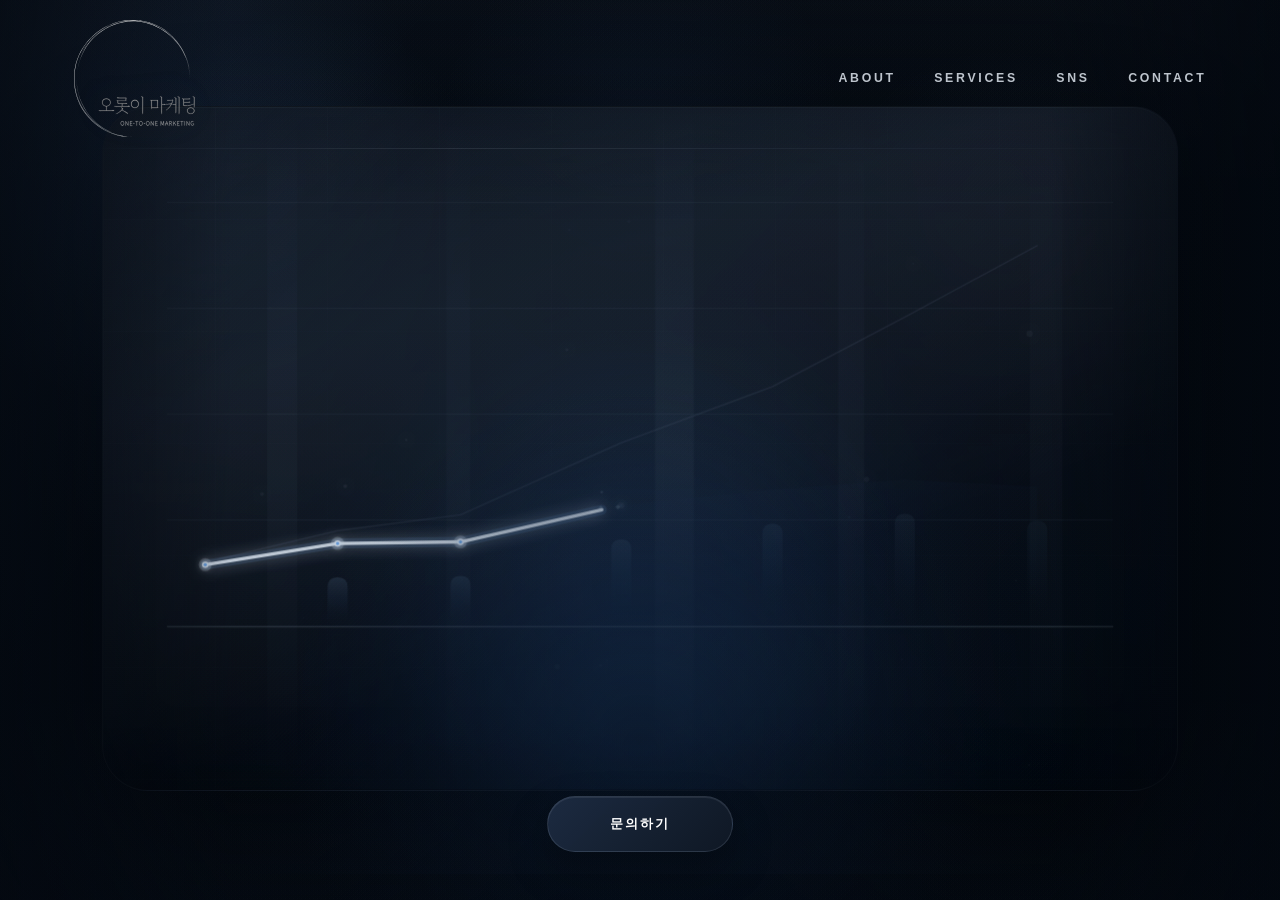
<file: index.html>
<!DOCTYPE html>
<html lang="ko">
<head>
  <meta charset="UTF-8">
  <meta name="viewport" content="width=device-width, initial-scale=1.0">
  <title>오롯이 마케팅 | 메인</title>
  <meta
    name="description"
    content="레퍼런스 톤으로 구성한 오롯이 마케팅 메인 페이지입니다. ABOUT, SERVICES, SNS, CONTACT로 바로 이동할 수 있습니다."
  >
  <link rel="stylesheet" href="styles/site.css">
  <script defer src="scripts/site.js"></script>
</head>
<body class="home-page showcase-home">
  <div class="site-shell">
    <header class="site-header">
      <a class="brand showcase-brand" href="index.html" aria-label="오롯이 마케팅 메인">
        <img class="showcase-brand__logo" src="assets/ororti-logo-lockup.svg" alt="오롯이 마케팅">
      </a>
      <button class="nav-toggle" type="button" aria-expanded="false" aria-controls="site-nav">Menu</button>
      <nav class="site-nav" id="site-nav" aria-label="주요 메뉴">
        <a href="about.html" data-nav-link>ABOUT</a>
        <a href="services.html" data-nav-link>SERVICES</a>
        <a href="sns.html" data-nav-link>SNS</a>
        <a href="contact.html" data-nav-link>CONTACT</a>
      </nav>
    </header>

    <main class="showcase-home__main">
      <section class="showcase-home__hero" aria-label="캠페인 스튜디오 인트로" data-growth-hero>
        <div class="showcase-home__sticky">
          <div class="showcase-home__scene">
            <div class="showcase-home__scene-grid" aria-hidden="true"></div>
            <div class="showcase-home__glow showcase-home__glow--one" aria-hidden="true"></div>
            <div class="showcase-home__glow showcase-home__glow--two" aria-hidden="true"></div>
            <div class="showcase-home__glow showcase-home__glow--three" aria-hidden="true"></div>

            <div class="showcase-home__canvas-shell" aria-hidden="true">
              <canvas class="showcase-home__canvas" data-growth-canvas></canvas>
            </div>

            <div class="showcase-home__veil" aria-hidden="true"></div>

            <div class="showcase-home__caption" data-dna-copy>
              <div class="showcase-home__actions">
                <a class="showcase-home__cta" href="contact.html">문의하기</a>
              </div>
            </div>
          </div>
        </div>
      </section>
    </main>
  </div>
</body>
</html>
</file>
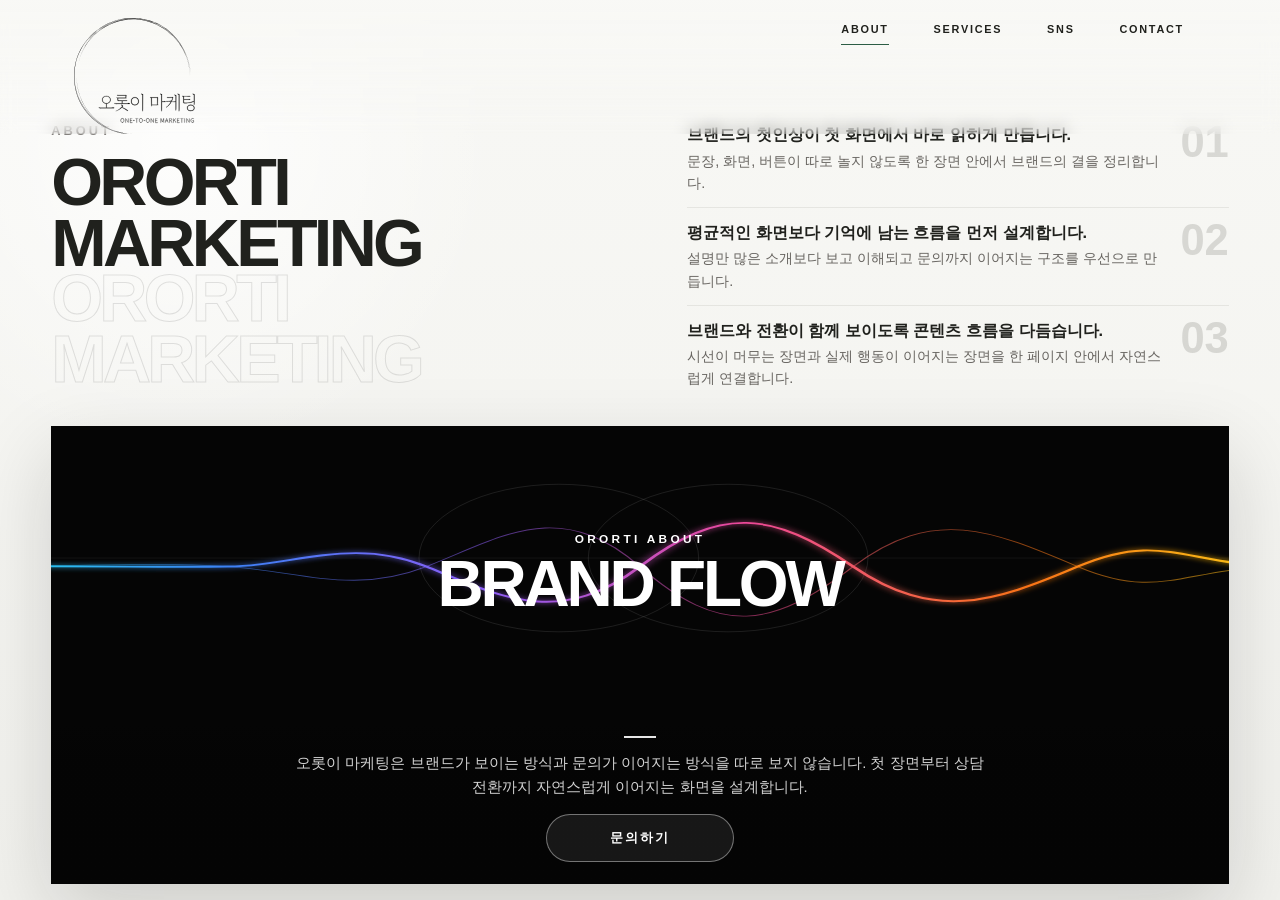
<file: about.html>
<!DOCTYPE html>
<html lang="ko">
<head>
  <meta charset="UTF-8">
  <meta name="viewport" content="width=device-width, initial-scale=1.0">
  <title>ABOUT | 오롯이 마케팅</title>
  <meta
    name="description"
    content="상단 소개와 하단 와이드 비주얼을 한 페이지 안에 정리한 오롯이 마케팅 ABOUT 페이지입니다."
  >
  <link rel="stylesheet" href="styles/site.css">
  <script defer src="scripts/site.js"></script>
</head>
<body class="subpage about-page">
  <div class="site-shell">
    <header class="site-header">
      <a class="brand showcase-brand" href="index.html" aria-label="오롯이 마케팅 메인">
        <img class="showcase-brand__logo" src="assets/ororti-logo-lockup.svg" alt="오롯이 마케팅">
      </a>
      <button class="nav-toggle" type="button" aria-expanded="false" aria-controls="site-nav">Menu</button>
      <nav class="site-nav" id="site-nav" aria-label="주요 메뉴">
        <a href="about.html" data-nav-link>ABOUT</a>
        <a href="services.html" data-nav-link>SERVICES</a>
        <a href="sns.html" data-nav-link>SNS</a>
        <a href="contact.html" data-nav-link>CONTACT</a>
      </nav>
    </header>

    <main class="page-main about-page-main">
      <section class="about-showcase" aria-labelledby="about-title">
        <div class="about-showcase__header">
          <div class="about-showcase__branding">
            <p class="eyebrow">ABOUT</p>
            <h1 id="about-title">ORORTI MARKETING</h1>
            <p class="about-showcase__ghost" aria-hidden="true">ORORTI MARKETING</p>
          </div>

          <ol class="about-showcase__points">
            <li class="about-showcase__point">
              <div class="about-showcase__point-copy">
                <strong>브랜드의 첫인상이 첫 화면에서 바로 읽히게 만듭니다.</strong>
                <p>문장, 화면, 버튼이 따로 놀지 않도록 한 장면 안에서 브랜드의 결을 정리합니다.</p>
              </div>
              <span class="about-showcase__point-number">01</span>
            </li>
            <li class="about-showcase__point">
              <div class="about-showcase__point-copy">
                <strong>평균적인 화면보다 기억에 남는 흐름을 먼저 설계합니다.</strong>
                <p>설명만 많은 소개보다 보고 이해되고 문의까지 이어지는 구조를 우선으로 만듭니다.</p>
              </div>
              <span class="about-showcase__point-number">02</span>
            </li>
            <li class="about-showcase__point">
              <div class="about-showcase__point-copy">
                <strong>브랜드와 전환이 함께 보이도록 콘텐츠 흐름을 다듬습니다.</strong>
                <p>시선이 머무는 장면과 실제 행동이 이어지는 장면을 한 페이지 안에서 자연스럽게 연결합니다.</p>
              </div>
              <span class="about-showcase__point-number">03</span>
            </li>
          </ol>
        </div>

        <section class="about-feature-panel" aria-label="오롯이 마케팅 소개 비주얼">
          <div class="about-feature-panel__visual">
            <svg class="about-feature-panel__graphic" viewBox="0 0 1600 760" preserveAspectRatio="none" aria-hidden="true">
              <defs>
                <linearGradient id="about-spectrum-gradient" x1="0%" y1="50%" x2="100%" y2="50%">
                  <stop offset="0%" stop-color="#22d3ee" />
                  <stop offset="18%" stop-color="#3b82f6" />
                  <stop offset="38%" stop-color="#8b5cf6" />
                  <stop offset="58%" stop-color="#ec4899" />
                  <stop offset="80%" stop-color="#f97316" />
                  <stop offset="100%" stop-color="#facc15" />
                </linearGradient>
                <filter id="about-spectrum-glow" x="-20%" y="-20%" width="140%" height="140%">
                  <feGaussianBlur stdDeviation="7" result="blur" />
                  <feMerge>
                    <feMergeNode in="blur" />
                    <feMergeNode in="SourceGraphic" />
                  </feMerge>
                </filter>
              </defs>

              <rect width="1600" height="760" fill="#050505" />
              <g fill="none" stroke="#ffffff" stroke-opacity="0.18">
                <circle cx="690" cy="340" r="190" />
                <circle cx="920" cy="340" r="190" />
              </g>
              <g opacity="0.1">
                <path d="M0 340 H1600" stroke="#ffffff" />
              </g>
              <path
                d="M-80 362 C60 360 150 364 240 362 S410 285 510 362 S690 520 800 362 S980 220 1090 362 S1280 455 1395 362 S1540 360 1680 362"
                fill="none"
                stroke="url(#about-spectrum-gradient)"
                stroke-width="5"
                stroke-linecap="round"
                filter="url(#about-spectrum-glow)"
              />
              <path
                d="M-80 362 C60 360 140 350 240 362 S410 435 510 362 S690 180 800 362 S980 520 1090 362 S1280 270 1395 362 S1540 360 1680 362"
                fill="none"
                stroke="url(#about-spectrum-gradient)"
                stroke-width="2.2"
                stroke-linecap="round"
                stroke-opacity="0.55"
              />
            </svg>

            <div class="about-feature-panel__headline">
              <span>ORORTI ABOUT</span>
              <strong>BRAND FLOW</strong>
            </div>
          </div>

          <div class="about-feature-panel__footer">
            <div class="about-feature-panel__divider" aria-hidden="true"></div>
            <p>
              오롯이 마케팅은 브랜드가 보이는 방식과 문의가 이어지는 방식을 따로 보지 않습니다. 첫 장면부터 상담 전환까지 자연스럽게 이어지는 화면을
              설계합니다.
            </p>
            <a class="button button-primary" href="contact.html">문의하기</a>
          </div>
        </section>
      </section>
    </main>
  </div>
</body>
</html>
</file>
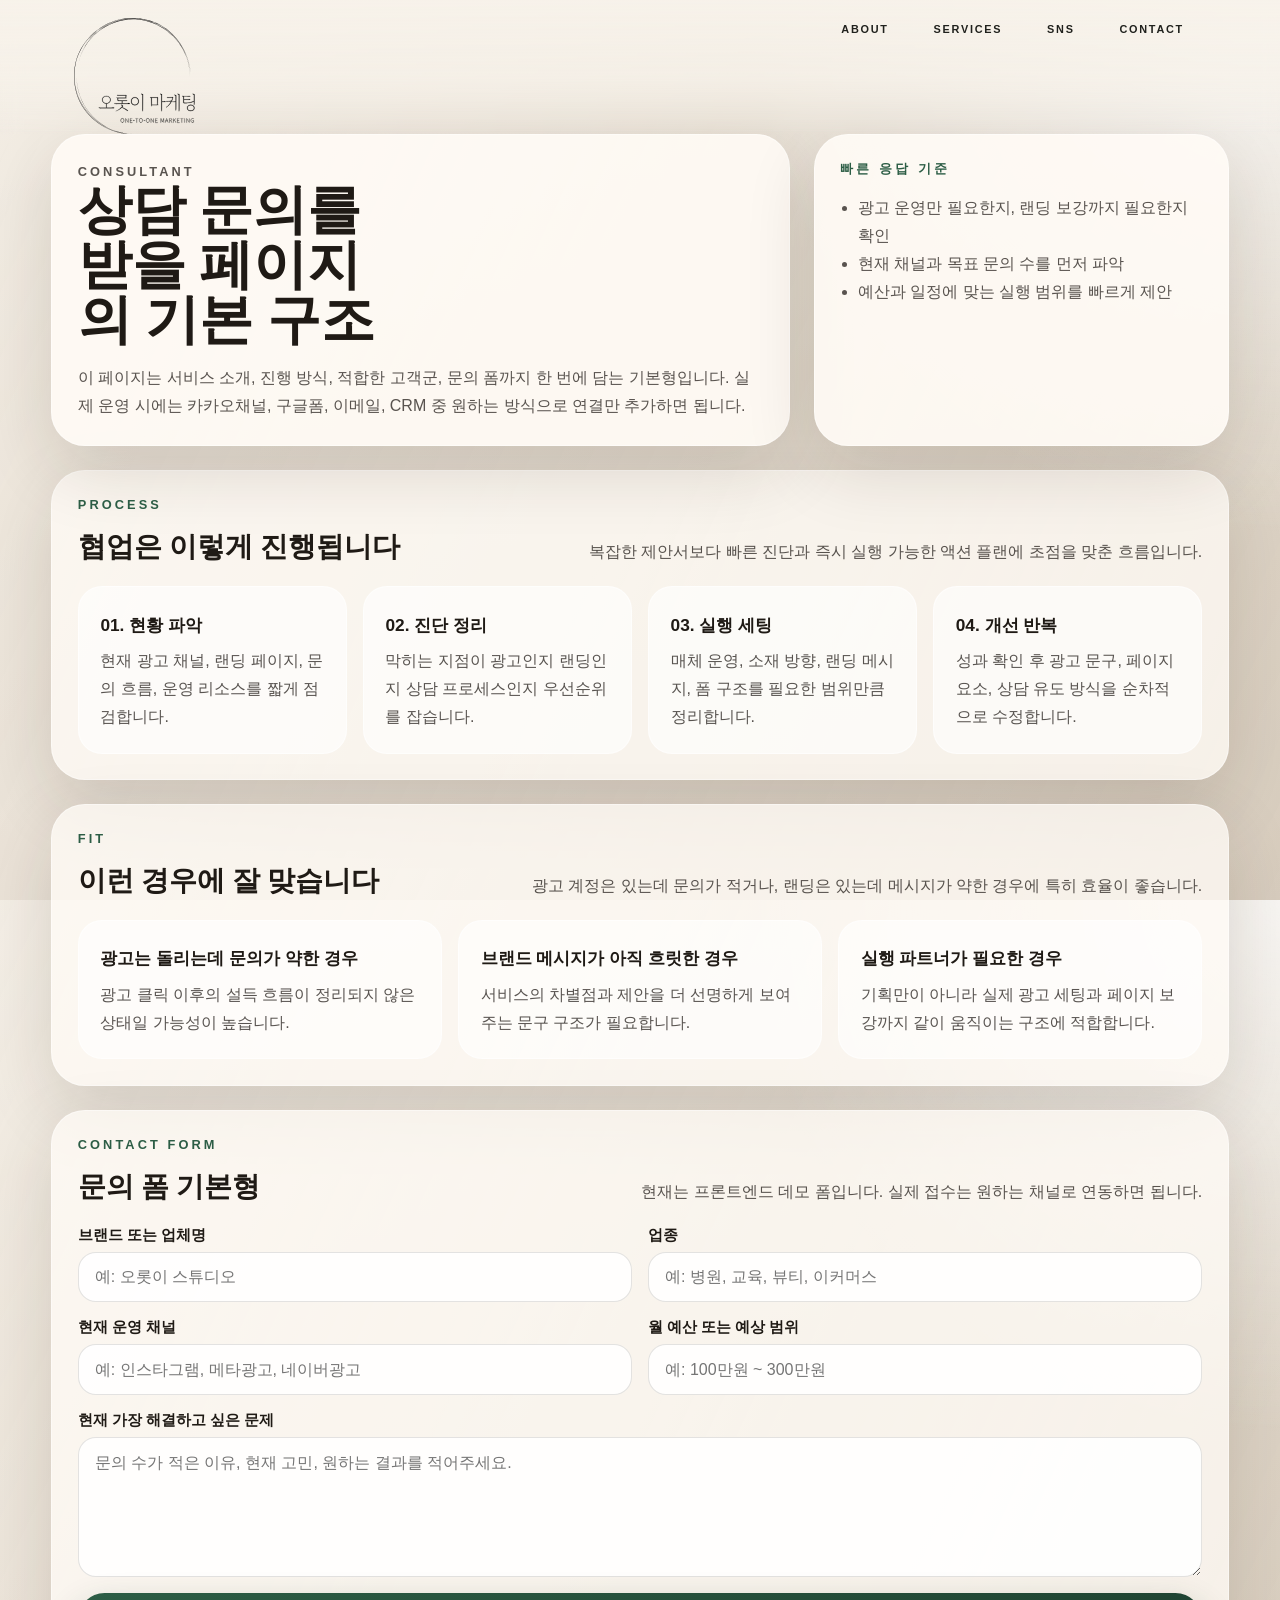
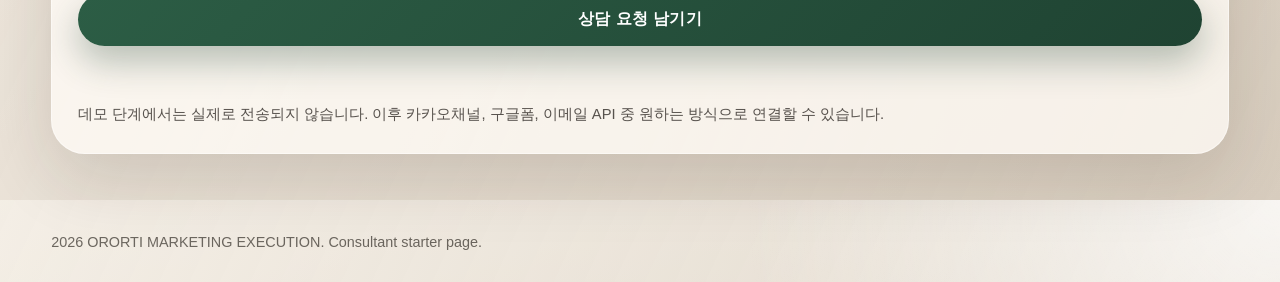
<file: consultant.html>
<!DOCTYPE html>
<html lang="ko">
<head>
  <meta charset="UTF-8">
  <meta name="viewport" content="width=device-width, initial-scale=1.0">
  <title>Consultant | 오롯이 실행사</title>
  <meta name="description" content="오롯이 실행사의 상담 안내 페이지입니다. 서비스 범위, 진행 방식, 문의 폼의 기본 틀을 제공합니다.">
  <link rel="stylesheet" href="styles/site.css">
  <script defer src="scripts/site.js"></script>
</head>
<body class="subpage">
  <div class="site-shell">
    <header class="site-header">
      <a class="brand showcase-brand" href="index.html" aria-label="오롯이 마케팅 메인">
        <img class="showcase-brand__logo" src="assets/ororti-logo-lockup.svg" alt="오롯이 마케팅">
      </a>
      <button class="nav-toggle" type="button" aria-expanded="false" aria-controls="site-nav">Menu</button>
      <nav class="site-nav" id="site-nav" aria-label="주요 메뉴">
        <a href="about.html" data-nav-link>ABOUT</a>
        <a href="services.html" data-nav-link>SERVICES</a>
        <a href="sns.html" data-nav-link>SNS</a>
        <a href="contact.html" data-nav-link>CONTACT</a>
      </nav>
    </header>

    <main class="page-main">
      <section class="page-hero">
        <div class="page-hero__copy">
          <p class="eyebrow">CONSULTANT</p>
          <h1>상담 문의를 받을 페이지의 기본 구조</h1>
          <p>
            이 페이지는 서비스 소개, 진행 방식, 적합한 고객군, 문의 폼까지 한 번에 담는 기본형입니다.
            실제 운영 시에는 카카오채널, 구글폼, 이메일, CRM 중 원하는 방식으로 연결만 추가하면 됩니다.
          </p>
        </div>
        <aside class="page-hero__side">
          <p class="eyebrow">빠른 응답 기준</p>
          <ul class="compact-list">
            <li>광고 운영만 필요한지, 랜딩 보강까지 필요한지 확인</li>
            <li>현재 채널과 목표 문의 수를 먼저 파악</li>
            <li>예산과 일정에 맞는 실행 범위를 빠르게 제안</li>
          </ul>
        </aside>
      </section>

      <section class="section">
        <div class="section-header">
          <div>
            <p class="eyebrow">PROCESS</p>
            <h2 class="section-title">협업은 이렇게 진행됩니다</h2>
          </div>
          <p class="section-text">복잡한 제안서보다 빠른 진단과 즉시 실행 가능한 액션 플랜에 초점을 맞춘 흐름입니다.</p>
        </div>
        <div class="grid-4">
          <article class="info-card">
            <h3>01. 현황 파악</h3>
            <p>현재 광고 채널, 랜딩 페이지, 문의 흐름, 운영 리소스를 짧게 점검합니다.</p>
          </article>
          <article class="info-card">
            <h3>02. 진단 정리</h3>
            <p>막히는 지점이 광고인지 랜딩인지 상담 프로세스인지 우선순위를 잡습니다.</p>
          </article>
          <article class="info-card">
            <h3>03. 실행 세팅</h3>
            <p>매체 운영, 소재 방향, 랜딩 메시지, 폼 구조를 필요한 범위만큼 정리합니다.</p>
          </article>
          <article class="info-card">
            <h3>04. 개선 반복</h3>
            <p>성과 확인 후 광고 문구, 페이지 요소, 상담 유도 방식을 순차적으로 수정합니다.</p>
          </article>
        </div>
      </section>

      <section class="section">
        <div class="section-header">
          <div>
            <p class="eyebrow">FIT</p>
            <h2 class="section-title">이런 경우에 잘 맞습니다</h2>
          </div>
          <p class="section-text">광고 계정은 있는데 문의가 적거나, 랜딩은 있는데 메시지가 약한 경우에 특히 효율이 좋습니다.</p>
        </div>
        <div class="grid-3">
          <article class="info-card">
            <h3>광고는 돌리는데 문의가 약한 경우</h3>
            <p>광고 클릭 이후의 설득 흐름이 정리되지 않은 상태일 가능성이 높습니다.</p>
          </article>
          <article class="info-card">
            <h3>브랜드 메시지가 아직 흐릿한 경우</h3>
            <p>서비스의 차별점과 제안을 더 선명하게 보여주는 문구 구조가 필요합니다.</p>
          </article>
          <article class="info-card">
            <h3>실행 파트너가 필요한 경우</h3>
            <p>기획만이 아니라 실제 광고 세팅과 페이지 보강까지 같이 움직이는 구조에 적합합니다.</p>
          </article>
        </div>
      </section>

      <section class="section">
        <div class="section-header">
          <div>
            <p class="eyebrow">CONTACT FORM</p>
            <h2 class="section-title">문의 폼 기본형</h2>
          </div>
          <p class="section-text">현재는 프론트엔드 데모 폼입니다. 실제 접수는 원하는 채널로 연동하면 됩니다.</p>
        </div>
        <form class="contact-form" data-demo-form>
          <div class="form-grid">
            <div class="field">
              <label for="company">브랜드 또는 업체명</label>
              <input id="company" name="company" type="text" placeholder="예: 오롯이 스튜디오" required>
            </div>
            <div class="field">
              <label for="industry">업종</label>
              <input id="industry" name="industry" type="text" placeholder="예: 병원, 교육, 뷰티, 이커머스" required>
            </div>
            <div class="field">
              <label for="channel">현재 운영 채널</label>
              <input id="channel" name="channel" type="text" placeholder="예: 인스타그램, 메타광고, 네이버광고">
            </div>
            <div class="field">
              <label for="budget">월 예산 또는 예상 범위</label>
              <input id="budget" name="budget" type="text" placeholder="예: 100만원 ~ 300만원">
            </div>
          </div>
          <div class="field">
            <label for="goal">현재 가장 해결하고 싶은 문제</label>
            <textarea id="goal" name="goal" placeholder="문의 수가 적은 이유, 현재 고민, 원하는 결과를 적어주세요." required></textarea>
          </div>
          <button class="button button-primary" type="submit">상담 요청 남기기</button>
          <p class="form-message" aria-live="polite"></p>
          <p class="form-note">데모 단계에서는 실제로 전송되지 않습니다. 이후 카카오채널, 구글폼, 이메일 API 중 원하는 방식으로 연결할 수 있습니다.</p>
        </form>
      </section>
    </main>

    <footer class="footer-note">
      2026 ORORTI MARKETING EXECUTION. Consultant starter page.
    </footer>
  </div>
</body>
</html>
</file>
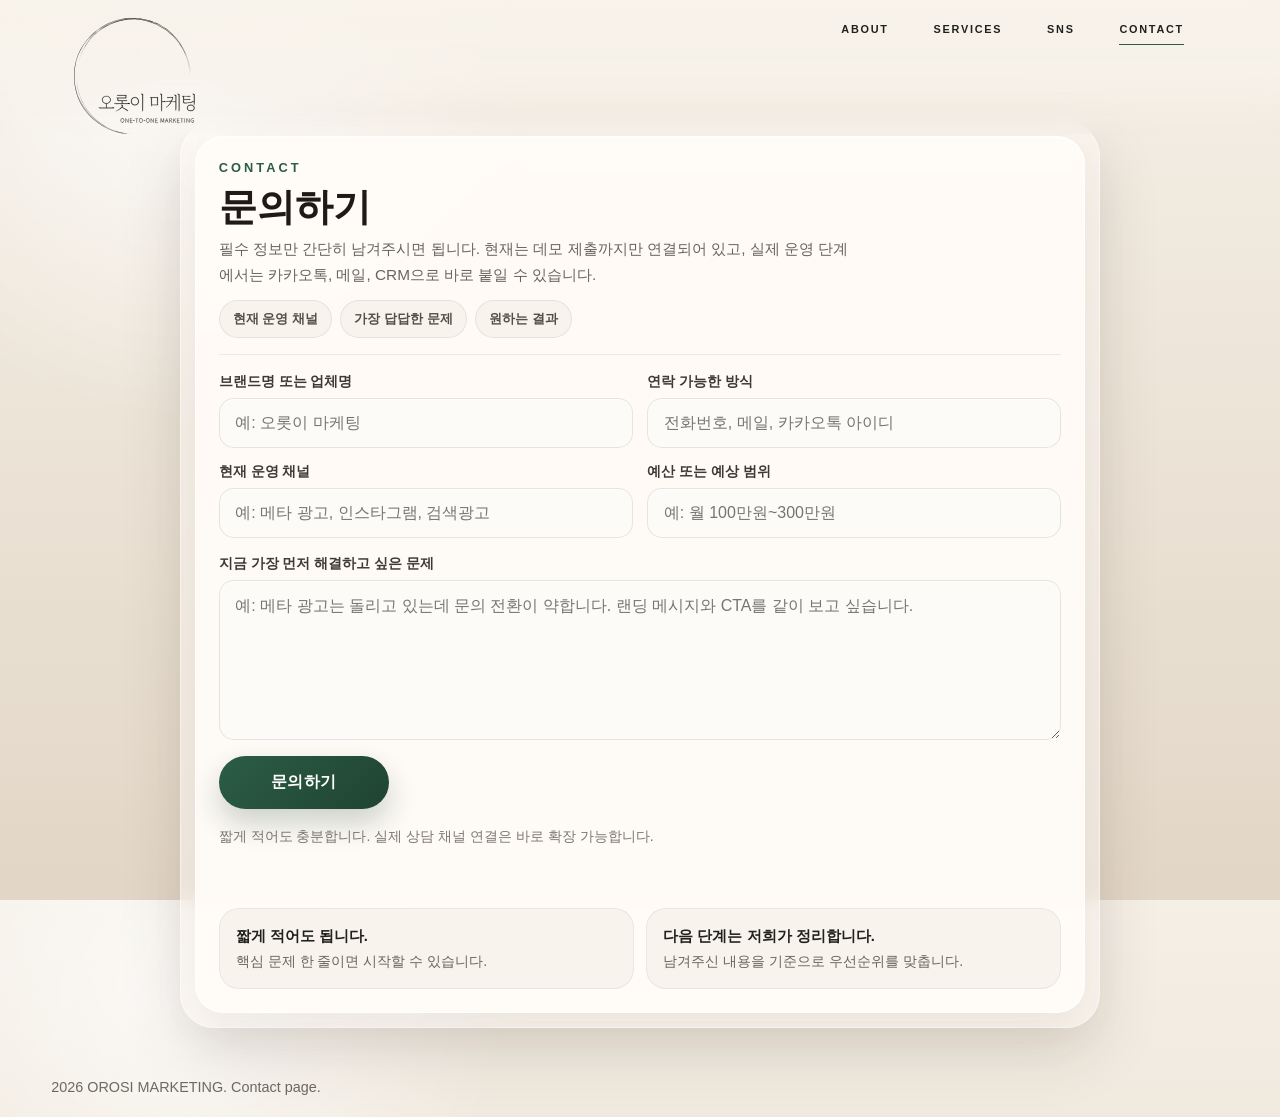
<file: contact.html>
<!DOCTYPE html>
<html lang="ko">
<head>
  <meta charset="UTF-8">
  <meta name="viewport" content="width=device-width, initial-scale=1.0">
  <title>CONTACT | 오롯이 마케팅</title>
  <meta name="description" content="현재 상황을 정리해 문의를 남길 수 있는 오롯이 마케팅 CONTACT 페이지입니다.">
  <link rel="stylesheet" href="styles/site.css">
  <script defer src="scripts/site.js"></script>
</head>
<body class="subpage contact-page">
  <div class="site-shell">
    <header class="site-header">
      <a class="brand showcase-brand" href="index.html" aria-label="오롯이 마케팅 메인">
        <img class="showcase-brand__logo" src="assets/ororti-logo-lockup.svg" alt="오롯이 마케팅">
      </a>
      <button class="nav-toggle" type="button" aria-expanded="false" aria-controls="site-nav">Menu</button>
      <nav class="site-nav" id="site-nav" aria-label="주요 메뉴">
        <a href="about.html" data-nav-link>ABOUT</a>
        <a href="services.html" data-nav-link>SERVICES</a>
        <a href="sns.html" data-nav-link>SNS</a>
        <a href="contact.html" data-nav-link>CONTACT</a>
      </nav>
    </header>

    <main class="page-main contact-page-main">
      <section class="contact-stage" aria-labelledby="contact-title">
        <div class="contact-stage__form-shell">
          <div class="contact-panel__intro">
            <p class="eyebrow">CONTACT</p>
            <div class="contact-panel__headline">
              <h1 id="contact-title" class="section-title">문의하기</h1>
              <p class="contact-panel__text">
                필수 정보만 간단히 남겨주시면 됩니다. 현재는 데모 제출까지만 연결되어 있고, 실제 운영 단계에서는 카카오톡, 메일, CRM으로 바로 붙일 수 있습니다.
              </p>
            </div>
            <ul class="contact-panel__summary" aria-label="문의 작성 가이드">
              <li>현재 운영 채널</li>
              <li>가장 답답한 문제</li>
              <li>원하는 결과</li>
            </ul>
          </div>

          <form class="contact-form contact-form--compact" data-demo-form>
            <div class="form-grid form-grid--contact">
              <div class="field">
                <label for="company">브랜드명 또는 업체명</label>
                <input id="company" name="company" type="text" placeholder="예: 오롯이 마케팅" required>
              </div>
              <div class="field">
                <label for="contact-way">연락 가능한 방식</label>
                <input id="contact-way" name="contact-way" type="text" placeholder="전화번호, 메일, 카카오톡 아이디" required>
              </div>
              <div class="field">
                <label for="channel">현재 운영 채널</label>
                <input id="channel" name="channel" type="text" placeholder="예: 메타 광고, 인스타그램, 검색광고">
              </div>
              <div class="field">
                <label for="budget">예산 또는 예상 범위</label>
                <input id="budget" name="budget" type="text" placeholder="예: 월 100만원~300만원">
              </div>
            </div>

            <div class="field field--full">
              <label for="goal">지금 가장 먼저 해결하고 싶은 문제</label>
              <textarea id="goal" name="goal" placeholder="예: 메타 광고는 돌리고 있는데 문의 전환이 약합니다. 랜딩 메시지와 CTA를 같이 보고 싶습니다." required></textarea>
            </div>

            <div class="contact-form__actions">
              <button class="button button-primary" type="submit">문의하기</button>
            </div>

            <p class="form-note">짧게 적어도 충분합니다. 실제 상담 채널 연결은 바로 확장 가능합니다.</p>
            <p class="form-message" aria-live="polite"></p>
          </form>

          <div class="contact-support-strip">
            <p><strong>짧게 적어도 됩니다.</strong> 핵심 문제 한 줄이면 시작할 수 있습니다.</p>
            <p><strong>다음 단계는 저희가 정리합니다.</strong> 남겨주신 내용을 기준으로 우선순위를 맞춥니다.</p>
          </div>
        </div>
      </section>
    </main>

    <footer class="footer-note">
      2026 OROSI MARKETING. Contact page.
    </footer>
  </div>
</body>
</html>
</file>
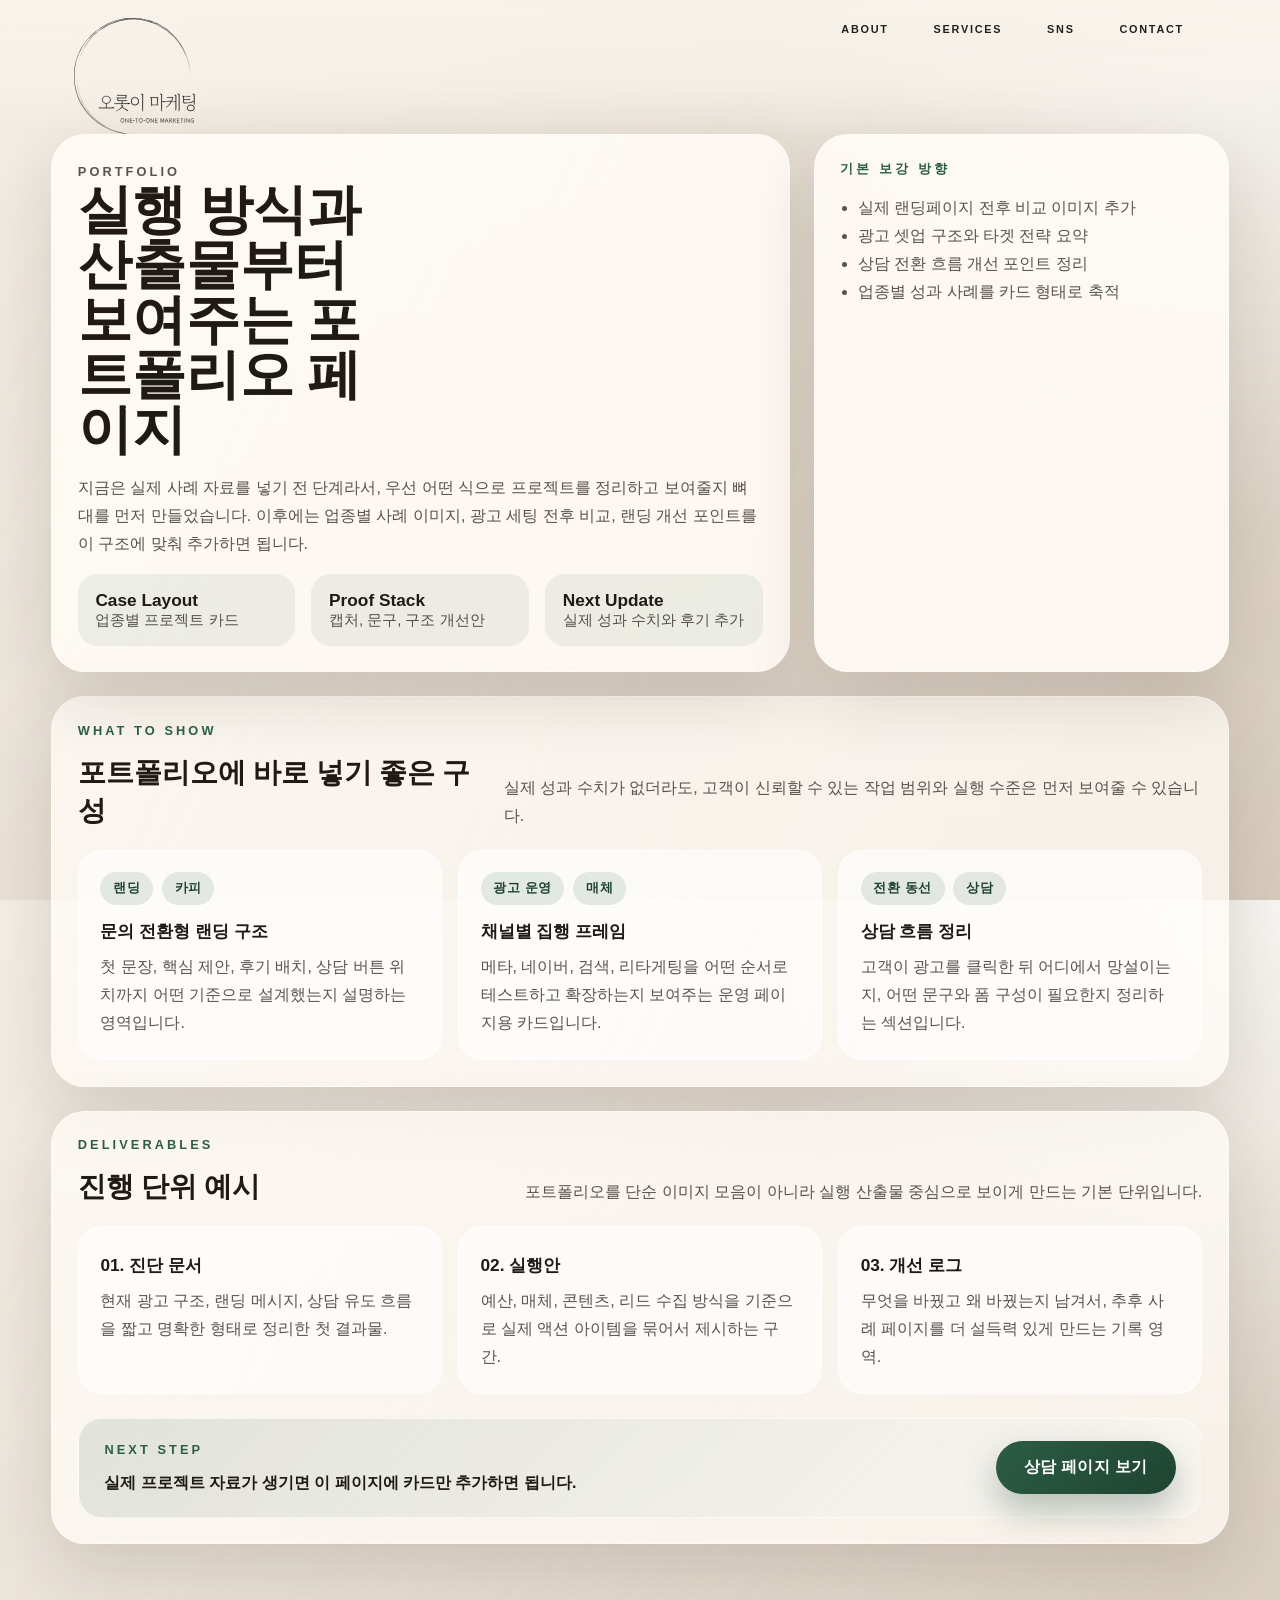
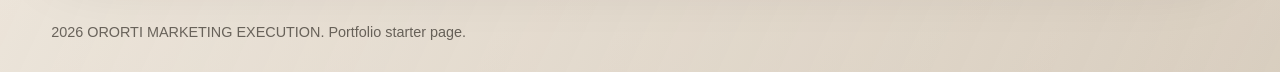
<file: portfolio.html>
<!DOCTYPE html>
<html lang="ko">
<head>
  <meta charset="UTF-8">
  <meta name="viewport" content="width=device-width, initial-scale=1.0">
  <title>Portfolio | 오롯이 실행사</title>
  <meta name="description" content="오롯이 실행사의 포트폴리오 예시 페이지입니다. 추후 실제 사례와 성과 자료를 채워 넣을 수 있도록 구성했습니다.">
  <link rel="stylesheet" href="styles/site.css">
  <script defer src="scripts/site.js"></script>
</head>
<body class="subpage">
  <div class="site-shell">
    <header class="site-header">
      <a class="brand showcase-brand" href="index.html" aria-label="오롯이 마케팅 메인">
        <img class="showcase-brand__logo" src="assets/ororti-logo-lockup.svg" alt="오롯이 마케팅">
      </a>
      <button class="nav-toggle" type="button" aria-expanded="false" aria-controls="site-nav">Menu</button>
      <nav class="site-nav" id="site-nav" aria-label="주요 메뉴">
        <a href="about.html" data-nav-link>ABOUT</a>
        <a href="services.html" data-nav-link>SERVICES</a>
        <a href="sns.html" data-nav-link>SNS</a>
        <a href="contact.html" data-nav-link>CONTACT</a>
      </nav>
    </header>

    <main class="page-main">
      <section class="page-hero">
        <div class="page-hero__copy">
          <p class="eyebrow">PORTFOLIO</p>
          <h1>실행 방식과 산출물부터 보여주는 포트폴리오 페이지</h1>
          <p>
            지금은 실제 사례 자료를 넣기 전 단계라서, 우선 어떤 식으로 프로젝트를 정리하고 보여줄지
            뼈대를 먼저 만들었습니다. 이후에는 업종별 사례 이미지, 광고 세팅 전후 비교,
            랜딩 개선 포인트를 이 구조에 맞춰 추가하면 됩니다.
          </p>
          <div class="kpi-strip">
            <div class="kpi">
              <strong>Case Layout</strong>
              <span>업종별 프로젝트 카드</span>
            </div>
            <div class="kpi">
              <strong>Proof Stack</strong>
              <span>캡처, 문구, 구조 개선안</span>
            </div>
            <div class="kpi">
              <strong>Next Update</strong>
              <span>실제 성과 수치와 후기 추가</span>
            </div>
          </div>
        </div>
        <aside class="page-hero__side">
          <p class="eyebrow">기본 보강 방향</p>
          <ul class="compact-list">
            <li>실제 랜딩페이지 전후 비교 이미지 추가</li>
            <li>광고 셋업 구조와 타겟 전략 요약</li>
            <li>상담 전환 흐름 개선 포인트 정리</li>
            <li>업종별 성과 사례를 카드 형태로 축적</li>
          </ul>
        </aside>
      </section>

      <section class="section">
        <div class="section-header">
          <div>
            <p class="eyebrow">WHAT TO SHOW</p>
            <h2 class="section-title">포트폴리오에 바로 넣기 좋은 구성</h2>
          </div>
          <p class="section-text">실제 성과 수치가 없더라도, 고객이 신뢰할 수 있는 작업 범위와 실행 수준은 먼저 보여줄 수 있습니다.</p>
        </div>
        <div class="grid-3">
          <article class="info-card">
            <div class="tag-row">
              <span class="tag">랜딩</span>
              <span class="tag">카피</span>
            </div>
            <h3>문의 전환형 랜딩 구조</h3>
            <p>첫 문장, 핵심 제안, 후기 배치, 상담 버튼 위치까지 어떤 기준으로 설계했는지 설명하는 영역입니다.</p>
          </article>
          <article class="info-card">
            <div class="tag-row">
              <span class="tag">광고 운영</span>
              <span class="tag">매체</span>
            </div>
            <h3>채널별 집행 프레임</h3>
            <p>메타, 네이버, 검색, 리타게팅을 어떤 순서로 테스트하고 확장하는지 보여주는 운영 페이지용 카드입니다.</p>
          </article>
          <article class="info-card">
            <div class="tag-row">
              <span class="tag">전환 동선</span>
              <span class="tag">상담</span>
            </div>
            <h3>상담 흐름 정리</h3>
            <p>고객이 광고를 클릭한 뒤 어디에서 망설이는지, 어떤 문구와 폼 구성이 필요한지 정리하는 섹션입니다.</p>
          </article>
        </div>
      </section>

      <section class="section">
        <div class="section-header">
          <div>
            <p class="eyebrow">DELIVERABLES</p>
            <h2 class="section-title">진행 단위 예시</h2>
          </div>
          <p class="section-text">포트폴리오를 단순 이미지 모음이 아니라 실행 산출물 중심으로 보이게 만드는 기본 단위입니다.</p>
        </div>
        <div class="grid-3">
          <article class="info-card">
            <h3>01. 진단 문서</h3>
            <p>현재 광고 구조, 랜딩 메시지, 상담 유도 흐름을 짧고 명확한 형태로 정리한 첫 결과물.</p>
          </article>
          <article class="info-card">
            <h3>02. 실행안</h3>
            <p>예산, 매체, 콘텐츠, 리드 수집 방식을 기준으로 실제 액션 아이템을 묶어서 제시하는 구간.</p>
          </article>
          <article class="info-card">
            <h3>03. 개선 로그</h3>
            <p>무엇을 바꿨고 왜 바꿨는지 남겨서, 추후 사례 페이지를 더 설득력 있게 만드는 기록 영역.</p>
          </article>
        </div>

        <div class="cta-panel">
          <div>
            <p class="eyebrow">NEXT STEP</p>
            <strong>실제 프로젝트 자료가 생기면 이 페이지에 카드만 추가하면 됩니다.</strong>
          </div>
          <a class="button button-primary" href="consultant.html">상담 페이지 보기</a>
        </div>
      </section>
    </main>

    <footer class="footer-note">
      2026 ORORTI MARKETING EXECUTION. Portfolio starter page.
    </footer>
  </div>
</body>
</html>
</file>
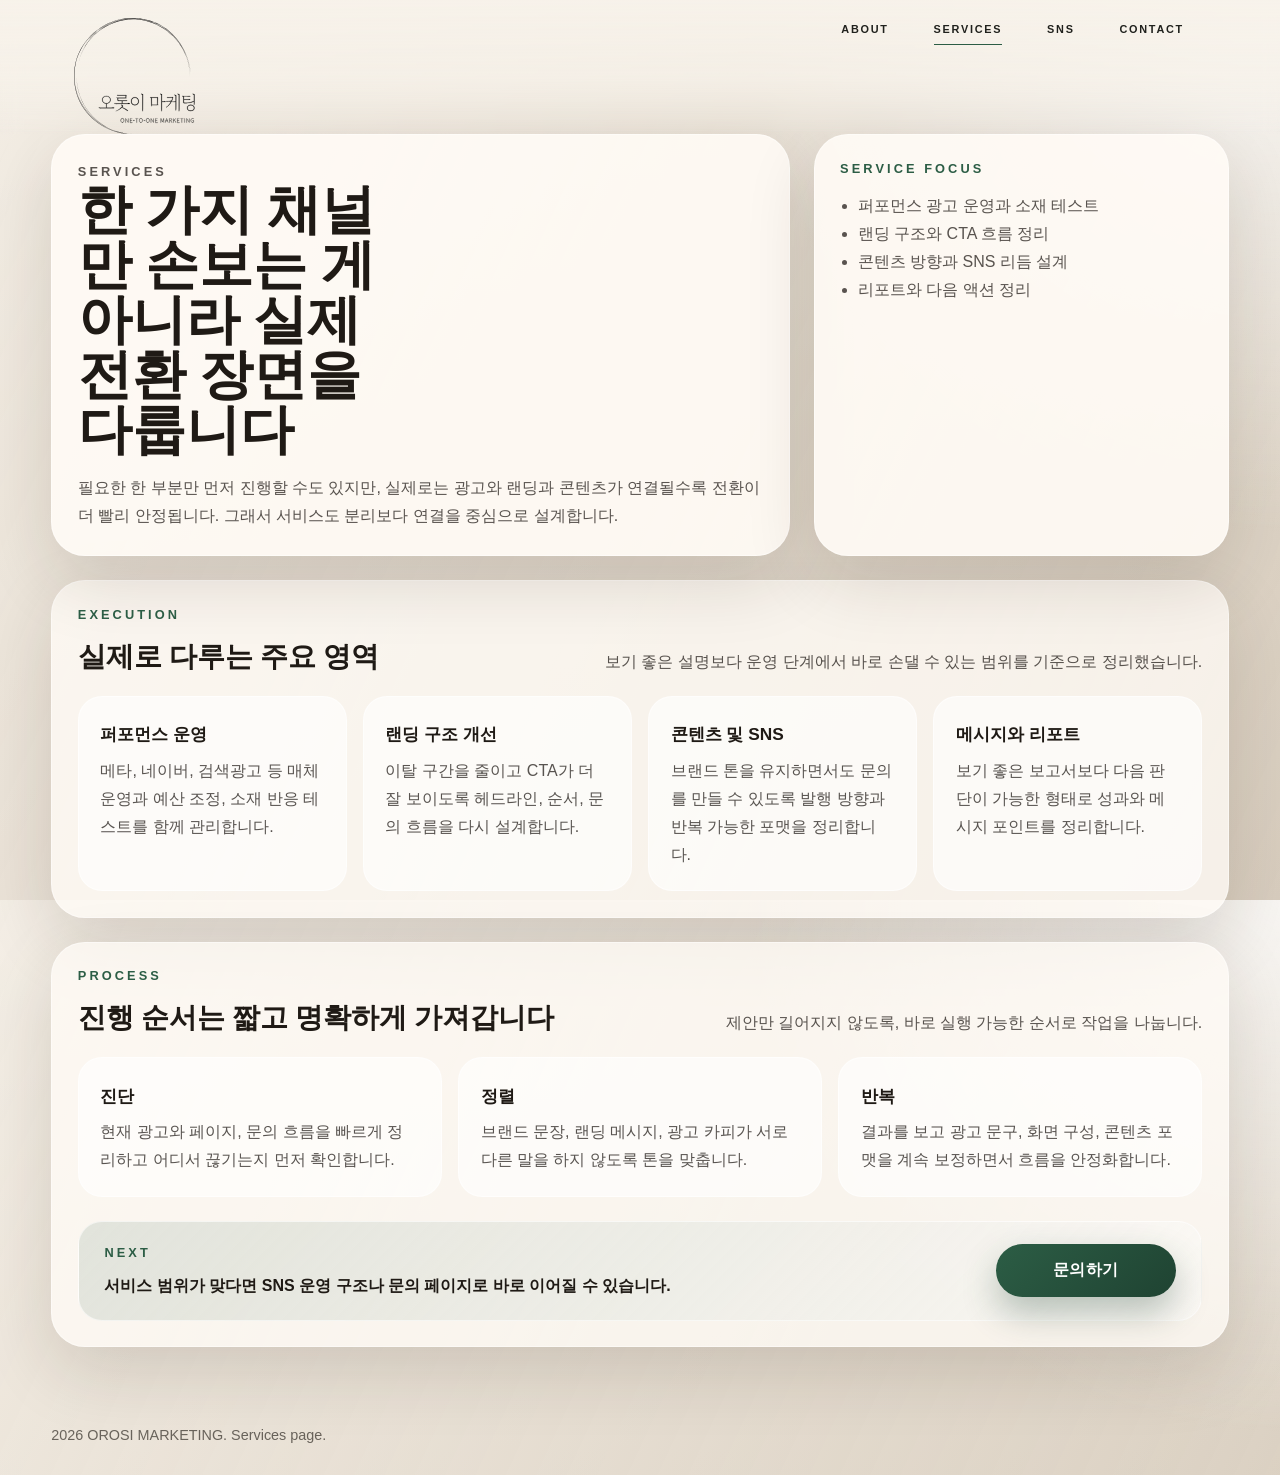
<file: services.html>
<!DOCTYPE html>
<html lang="ko">
<head>
  <meta charset="UTF-8">
  <meta name="viewport" content="width=device-width, initial-scale=1.0">
  <title>SERVICES | 오롯이 마케팅</title>
  <meta name="description" content="오롯이 마케팅의 광고 운영, 랜딩 구조, 콘텐츠 실행, 리포트 체계를 소개하는 SERVICES 페이지입니다.">
  <link rel="stylesheet" href="styles/site.css">
  <script defer src="scripts/site.js"></script>
</head>
<body class="subpage">
  <div class="site-shell">
    <header class="site-header">
      <a class="brand showcase-brand" href="index.html" aria-label="오롯이 마케팅 메인">
        <img class="showcase-brand__logo" src="assets/ororti-logo-lockup.svg" alt="오롯이 마케팅">
      </a>
      <button class="nav-toggle" type="button" aria-expanded="false" aria-controls="site-nav">Menu</button>
      <nav class="site-nav" id="site-nav" aria-label="주요 메뉴">
        <a href="about.html" data-nav-link>ABOUT</a>
        <a href="services.html" data-nav-link>SERVICES</a>
        <a href="sns.html" data-nav-link>SNS</a>
        <a href="contact.html" data-nav-link>CONTACT</a>
      </nav>
    </header>

    <main class="page-main">
      <section class="page-hero">
        <div class="page-hero__copy">
          <p class="eyebrow">SERVICES</p>
          <h1>한 가지 채널만 손보는 게 아니라 실제 전환 장면을 다룹니다</h1>
          <p>
            필요한 한 부분만 먼저 진행할 수도 있지만, 실제로는 광고와 랜딩과 콘텐츠가 연결될수록 전환이 더 빨리
            안정됩니다. 그래서 서비스도 분리보다 연결을 중심으로 설계합니다.
          </p>
        </div>
        <aside class="page-hero__side">
          <p class="eyebrow">SERVICE FOCUS</p>
          <ul class="compact-list">
            <li>퍼포먼스 광고 운영과 소재 테스트</li>
            <li>랜딩 구조와 CTA 흐름 정리</li>
            <li>콘텐츠 방향과 SNS 리듬 설계</li>
            <li>리포트와 다음 액션 정리</li>
          </ul>
        </aside>
      </section>

      <section class="section">
        <div class="section-header">
          <div>
            <p class="eyebrow">EXECUTION</p>
            <h2 class="section-title">실제로 다루는 주요 영역</h2>
          </div>
          <p class="section-text">
            보기 좋은 설명보다 운영 단계에서 바로 손댈 수 있는 범위를 기준으로 정리했습니다.
          </p>
        </div>
        <div class="grid-4">
          <article class="info-card">
            <h3>퍼포먼스 운영</h3>
            <p>메타, 네이버, 검색광고 등 매체 운영과 예산 조정, 소재 반응 테스트를 함께 관리합니다.</p>
          </article>
          <article class="info-card">
            <h3>랜딩 구조 개선</h3>
            <p>이탈 구간을 줄이고 CTA가 더 잘 보이도록 헤드라인, 순서, 문의 흐름을 다시 설계합니다.</p>
          </article>
          <article class="info-card">
            <h3>콘텐츠 및 SNS</h3>
            <p>브랜드 톤을 유지하면서도 문의를 만들 수 있도록 발행 방향과 반복 가능한 포맷을 정리합니다.</p>
          </article>
          <article class="info-card">
            <h3>메시지와 리포트</h3>
            <p>보기 좋은 보고서보다 다음 판단이 가능한 형태로 성과와 메시지 포인트를 정리합니다.</p>
          </article>
        </div>
      </section>

      <section class="section">
        <div class="section-header">
          <div>
            <p class="eyebrow">PROCESS</p>
            <h2 class="section-title">진행 순서는 짧고 명확하게 가져갑니다</h2>
          </div>
          <p class="section-text">
            제안만 길어지지 않도록, 바로 실행 가능한 순서로 작업을 나눕니다.
          </p>
        </div>
        <div class="grid-3">
          <article class="info-card">
            <h3>진단</h3>
            <p>현재 광고와 페이지, 문의 흐름을 빠르게 정리하고 어디서 끊기는지 먼저 확인합니다.</p>
          </article>
          <article class="info-card">
            <h3>정렬</h3>
            <p>브랜드 문장, 랜딩 메시지, 광고 카피가 서로 다른 말을 하지 않도록 톤을 맞춥니다.</p>
          </article>
          <article class="info-card">
            <h3>반복</h3>
            <p>결과를 보고 광고 문구, 화면 구성, 콘텐츠 포맷을 계속 보정하면서 흐름을 안정화합니다.</p>
          </article>
        </div>

        <div class="cta-panel">
          <div>
            <p class="eyebrow">NEXT</p>
            <strong>서비스 범위가 맞다면 SNS 운영 구조나 문의 페이지로 바로 이어질 수 있습니다.</strong>
          </div>
          <a class="button button-primary" href="contact.html">문의하기</a>
        </div>
      </section>
    </main>

    <footer class="footer-note">
      2026 OROSI MARKETING. Services page.
    </footer>
  </div>
</body>
</html>
</file>
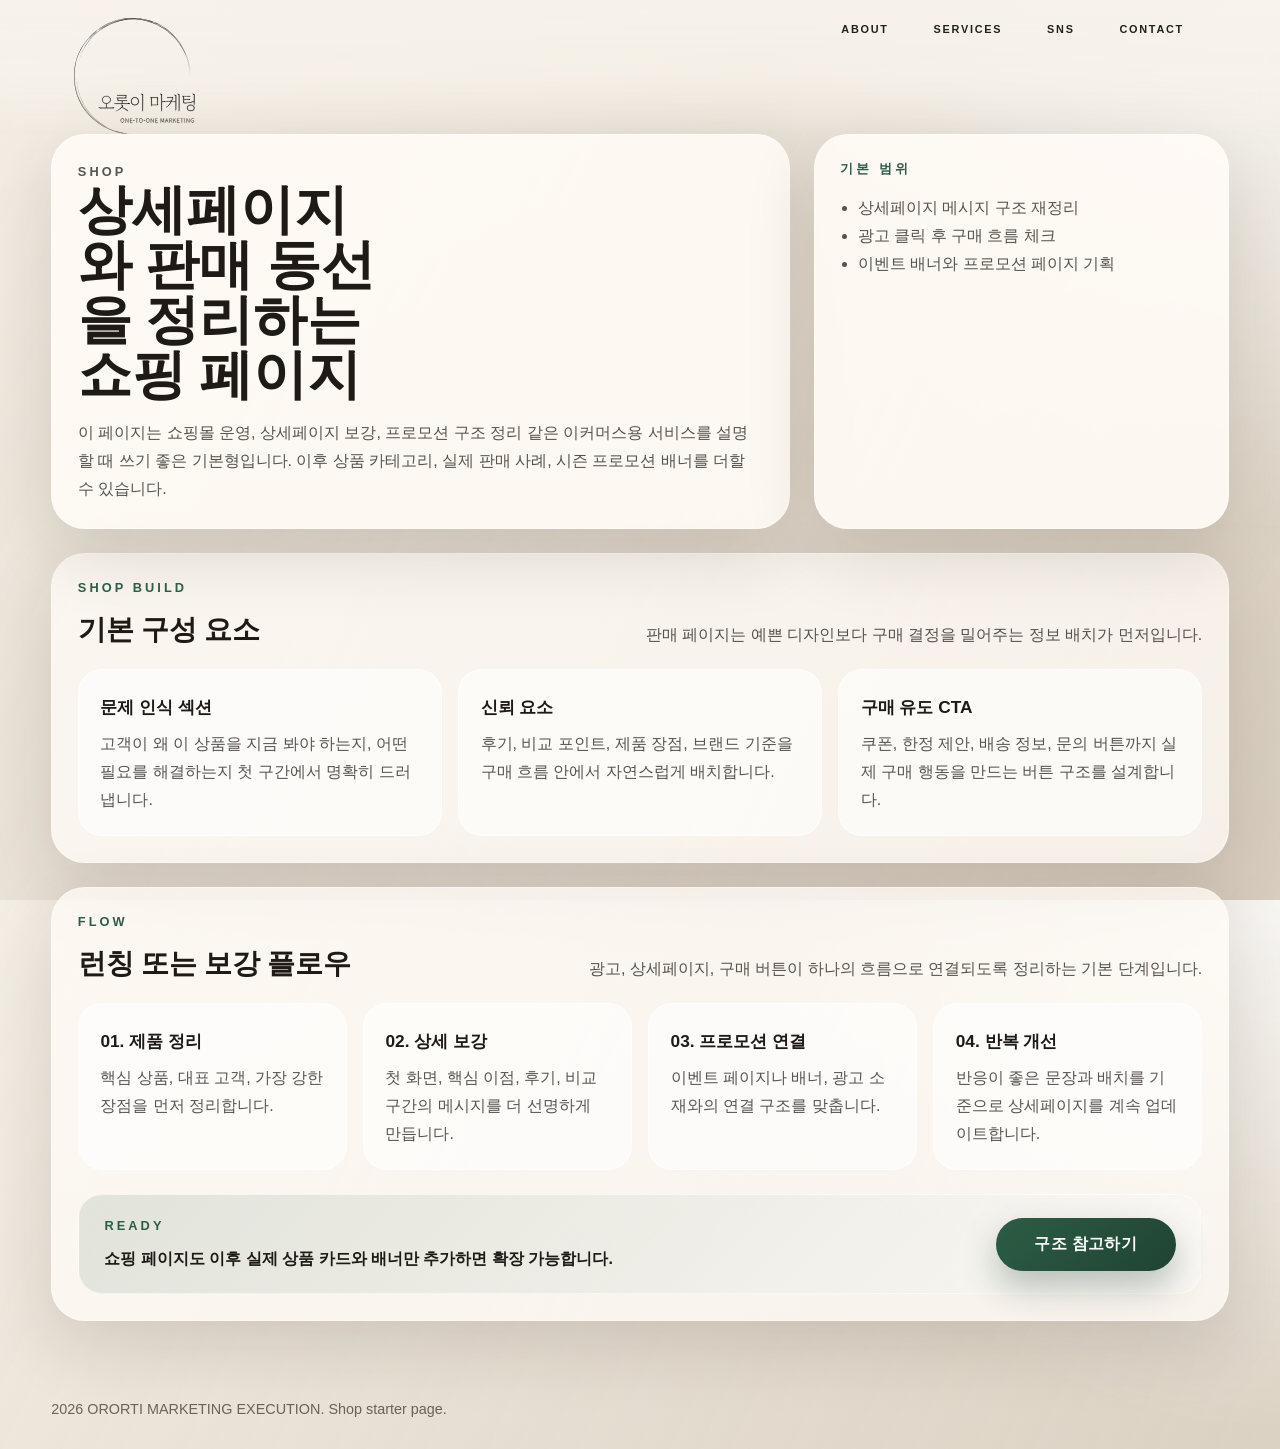
<file: shop.html>
<!DOCTYPE html>
<html lang="ko">
<head>
  <meta charset="UTF-8">
  <meta name="viewport" content="width=device-width, initial-scale=1.0">
  <title>Shop | 오롯이 실행사</title>
  <meta name="description" content="오롯이 실행사의 쇼핑몰/상세페이지 운영 페이지입니다. 이커머스 실행 지원 구조를 소개합니다.">
  <link rel="stylesheet" href="styles/site.css">
  <script defer src="scripts/site.js"></script>
</head>
<body class="subpage">
  <div class="site-shell">
    <header class="site-header">
      <a class="brand showcase-brand" href="index.html" aria-label="오롯이 마케팅 메인">
        <img class="showcase-brand__logo" src="assets/ororti-logo-lockup.svg" alt="오롯이 마케팅">
      </a>
      <button class="nav-toggle" type="button" aria-expanded="false" aria-controls="site-nav">Menu</button>
      <nav class="site-nav" id="site-nav" aria-label="주요 메뉴">
        <a href="about.html" data-nav-link>ABOUT</a>
        <a href="services.html" data-nav-link>SERVICES</a>
        <a href="sns.html" data-nav-link>SNS</a>
        <a href="contact.html" data-nav-link>CONTACT</a>
      </nav>
    </header>

    <main class="page-main">
      <section class="page-hero">
        <div class="page-hero__copy">
          <p class="eyebrow">SHOP</p>
          <h1>상세페이지와 판매 동선을 정리하는 쇼핑 페이지</h1>
          <p>
            이 페이지는 쇼핑몰 운영, 상세페이지 보강, 프로모션 구조 정리 같은 이커머스용 서비스를
            설명할 때 쓰기 좋은 기본형입니다. 이후 상품 카테고리, 실제 판매 사례, 시즌 프로모션 배너를 더할 수 있습니다.
          </p>
        </div>
        <aside class="page-hero__side">
          <p class="eyebrow">기본 범위</p>
          <ul class="compact-list">
            <li>상세페이지 메시지 구조 재정리</li>
            <li>광고 클릭 후 구매 흐름 체크</li>
            <li>이벤트 배너와 프로모션 페이지 기획</li>
          </ul>
        </aside>
      </section>

      <section class="section">
        <div class="section-header">
          <div>
            <p class="eyebrow">SHOP BUILD</p>
            <h2 class="section-title">기본 구성 요소</h2>
          </div>
          <p class="section-text">판매 페이지는 예쁜 디자인보다 구매 결정을 밀어주는 정보 배치가 먼저입니다.</p>
        </div>
        <div class="grid-3">
          <article class="info-card">
            <h3>문제 인식 섹션</h3>
            <p>고객이 왜 이 상품을 지금 봐야 하는지, 어떤 필요를 해결하는지 첫 구간에서 명확히 드러냅니다.</p>
          </article>
          <article class="info-card">
            <h3>신뢰 요소</h3>
            <p>후기, 비교 포인트, 제품 장점, 브랜드 기준을 구매 흐름 안에서 자연스럽게 배치합니다.</p>
          </article>
          <article class="info-card">
            <h3>구매 유도 CTA</h3>
            <p>쿠폰, 한정 제안, 배송 정보, 문의 버튼까지 실제 구매 행동을 만드는 버튼 구조를 설계합니다.</p>
          </article>
        </div>
      </section>

      <section class="section">
        <div class="section-header">
          <div>
            <p class="eyebrow">FLOW</p>
            <h2 class="section-title">런칭 또는 보강 플로우</h2>
          </div>
          <p class="section-text">광고, 상세페이지, 구매 버튼이 하나의 흐름으로 연결되도록 정리하는 기본 단계입니다.</p>
        </div>
        <div class="grid-4">
          <article class="info-card">
            <h3>01. 제품 정리</h3>
            <p>핵심 상품, 대표 고객, 가장 강한 장점을 먼저 정리합니다.</p>
          </article>
          <article class="info-card">
            <h3>02. 상세 보강</h3>
            <p>첫 화면, 핵심 이점, 후기, 비교 구간의 메시지를 더 선명하게 만듭니다.</p>
          </article>
          <article class="info-card">
            <h3>03. 프로모션 연결</h3>
            <p>이벤트 페이지나 배너, 광고 소재와의 연결 구조를 맞춥니다.</p>
          </article>
          <article class="info-card">
            <h3>04. 반복 개선</h3>
            <p>반응이 좋은 문장과 배치를 기준으로 상세페이지를 계속 업데이트합니다.</p>
          </article>
        </div>

        <div class="cta-panel">
          <div>
            <p class="eyebrow">READY</p>
            <strong>쇼핑 페이지도 이후 실제 상품 카드와 배너만 추가하면 확장 가능합니다.</strong>
          </div>
          <a class="button button-primary" href="portfolio.html">구조 참고하기</a>
        </div>
      </section>
    </main>

    <footer class="footer-note">
      2026 ORORTI MARKETING EXECUTION. Shop starter page.
    </footer>
  </div>
</body>
</html>
</file>
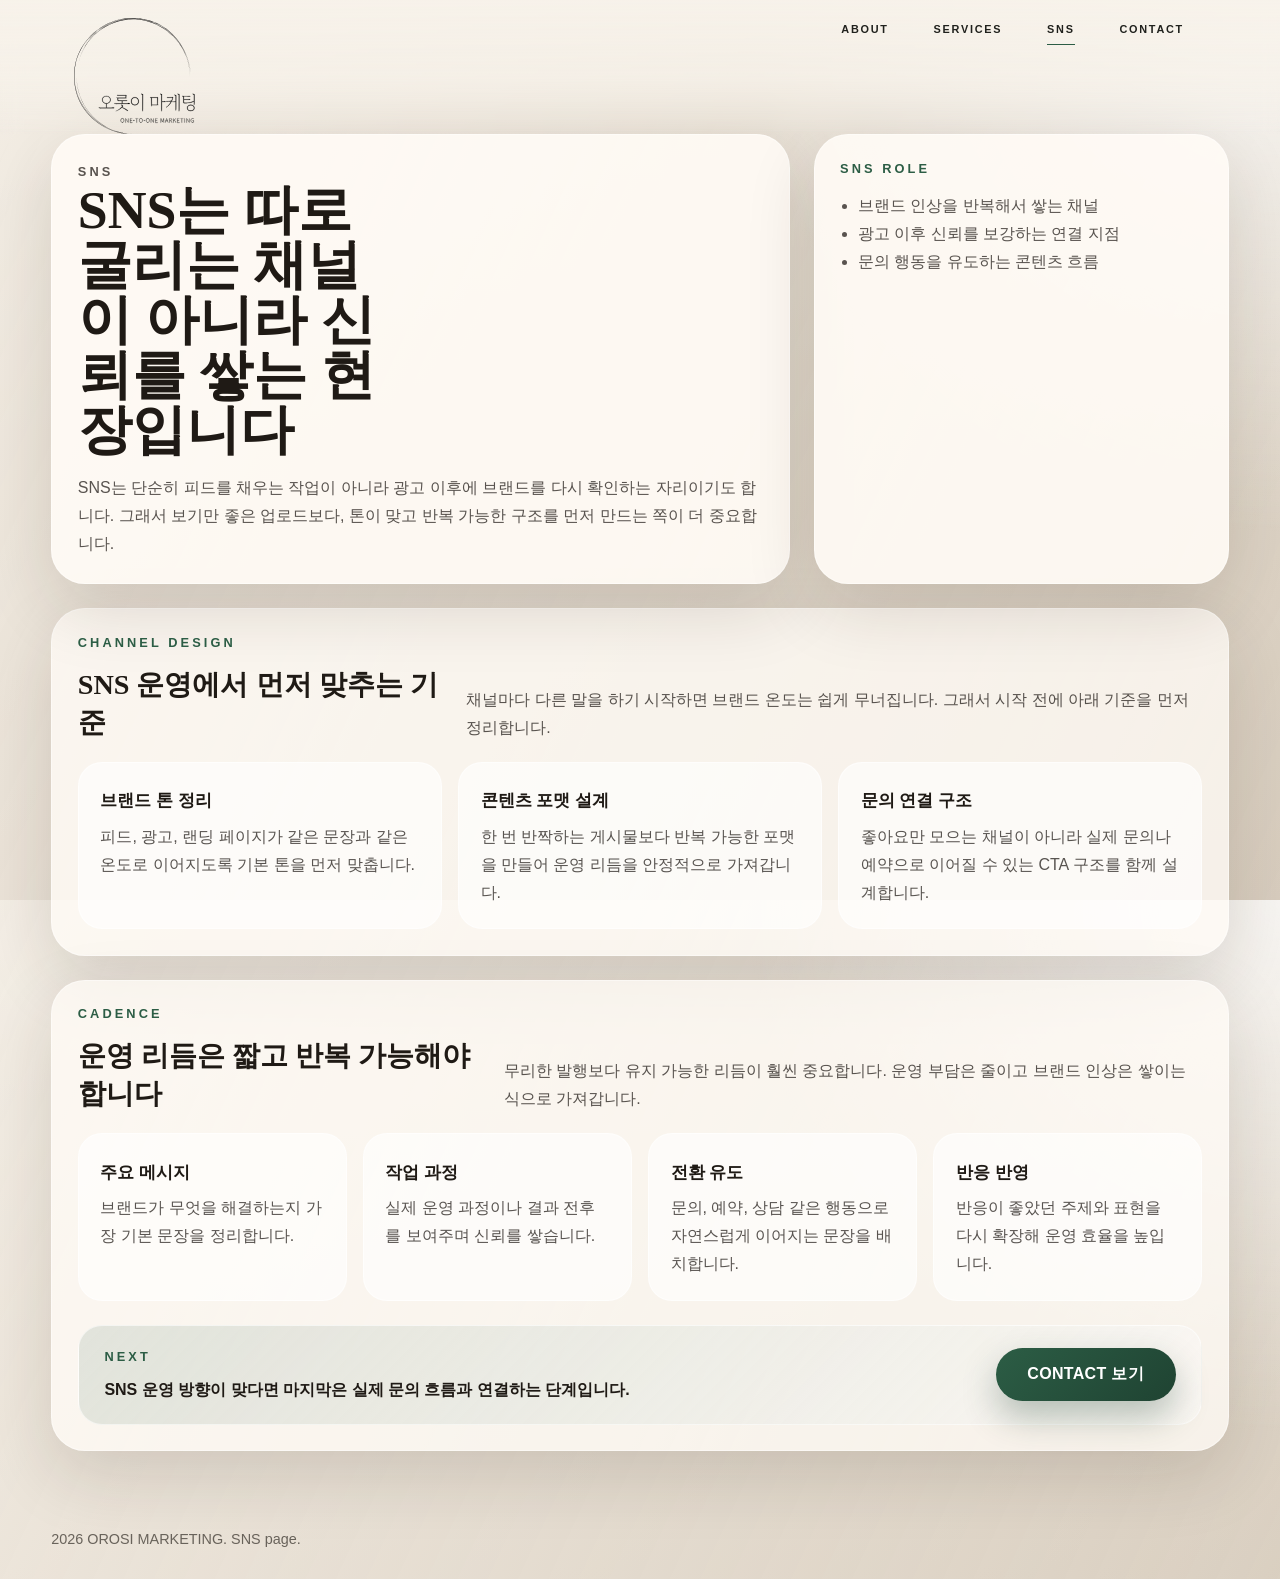
<file: sns.html>
<!DOCTYPE html>
<html lang="ko">
<head>
  <meta charset="UTF-8">
  <meta name="viewport" content="width=device-width, initial-scale=1.0">
  <title>SNS | 오롯이 마케팅</title>
  <meta name="description" content="오롯이 마케팅의 SNS 운영 방향, 콘텐츠 리듬, 광고 연결 구조를 소개하는 SNS 페이지입니다.">
  <link rel="stylesheet" href="styles/site.css">
  <script defer src="scripts/site.js"></script>
</head>
<body class="subpage">
  <div class="site-shell">
    <header class="site-header">
      <a class="brand showcase-brand" href="index.html" aria-label="오롯이 마케팅 메인">
        <img class="showcase-brand__logo" src="assets/ororti-logo-lockup.svg" alt="오롯이 마케팅">
      </a>
      <button class="nav-toggle" type="button" aria-expanded="false" aria-controls="site-nav">Menu</button>
      <nav class="site-nav" id="site-nav" aria-label="주요 메뉴">
        <a href="about.html" data-nav-link>ABOUT</a>
        <a href="services.html" data-nav-link>SERVICES</a>
        <a href="sns.html" data-nav-link>SNS</a>
        <a href="contact.html" data-nav-link>CONTACT</a>
      </nav>
    </header>

    <main class="page-main">
      <section class="page-hero">
        <div class="page-hero__copy">
          <p class="eyebrow">SNS</p>
          <h1>SNS는 따로 굴리는 채널이 아니라 신뢰를 쌓는 현장입니다</h1>
          <p>
            SNS는 단순히 피드를 채우는 작업이 아니라 광고 이후에 브랜드를 다시 확인하는 자리이기도 합니다.
            그래서 보기만 좋은 업로드보다, 톤이 맞고 반복 가능한 구조를 먼저 만드는 쪽이 더 중요합니다.
          </p>
        </div>
        <aside class="page-hero__side">
          <p class="eyebrow">SNS ROLE</p>
          <ul class="compact-list">
            <li>브랜드 인상을 반복해서 쌓는 채널</li>
            <li>광고 이후 신뢰를 보강하는 연결 지점</li>
            <li>문의 행동을 유도하는 콘텐츠 흐름</li>
          </ul>
        </aside>
      </section>

      <section class="section">
        <div class="section-header">
          <div>
            <p class="eyebrow">CHANNEL DESIGN</p>
            <h2 class="section-title">SNS 운영에서 먼저 맞추는 기준</h2>
          </div>
          <p class="section-text">
            채널마다 다른 말을 하기 시작하면 브랜드 온도는 쉽게 무너집니다. 그래서 시작 전에 아래 기준을 먼저 정리합니다.
          </p>
        </div>
        <div class="grid-3">
          <article class="info-card">
            <h3>브랜드 톤 정리</h3>
            <p>피드, 광고, 랜딩 페이지가 같은 문장과 같은 온도로 이어지도록 기본 톤을 먼저 맞춥니다.</p>
          </article>
          <article class="info-card">
            <h3>콘텐츠 포맷 설계</h3>
            <p>한 번 반짝하는 게시물보다 반복 가능한 포맷을 만들어 운영 리듬을 안정적으로 가져갑니다.</p>
          </article>
          <article class="info-card">
            <h3>문의 연결 구조</h3>
            <p>좋아요만 모으는 채널이 아니라 실제 문의나 예약으로 이어질 수 있는 CTA 구조를 함께 설계합니다.</p>
          </article>
        </div>
      </section>

      <section class="section">
        <div class="section-header">
          <div>
            <p class="eyebrow">CADENCE</p>
            <h2 class="section-title">운영 리듬은 짧고 반복 가능해야 합니다</h2>
          </div>
          <p class="section-text">
            무리한 발행보다 유지 가능한 리듬이 훨씬 중요합니다. 운영 부담은 줄이고 브랜드 인상은 쌓이는 식으로 가져갑니다.
          </p>
        </div>
        <div class="grid-4">
          <article class="info-card">
            <h3>주요 메시지</h3>
            <p>브랜드가 무엇을 해결하는지 가장 기본 문장을 정리합니다.</p>
          </article>
          <article class="info-card">
            <h3>작업 과정</h3>
            <p>실제 운영 과정이나 결과 전후를 보여주며 신뢰를 쌓습니다.</p>
          </article>
          <article class="info-card">
            <h3>전환 유도</h3>
            <p>문의, 예약, 상담 같은 행동으로 자연스럽게 이어지는 문장을 배치합니다.</p>
          </article>
          <article class="info-card">
            <h3>반응 반영</h3>
            <p>반응이 좋았던 주제와 표현을 다시 확장해 운영 효율을 높입니다.</p>
          </article>
        </div>

        <div class="cta-panel">
          <div>
            <p class="eyebrow">NEXT</p>
            <strong>SNS 운영 방향이 맞다면 마지막은 실제 문의 흐름과 연결하는 단계입니다.</strong>
          </div>
          <a class="button button-primary" href="contact.html">CONTACT 보기</a>
        </div>
      </section>
    </main>

    <footer class="footer-note">
      2026 OROSI MARKETING. SNS page.
    </footer>
  </div>
</body>
</html>
</file>
<file: styles/site.css>
:root {
  --bg-1: #e6ddd1;
  --bg-2: #f7f2ea;
  --bg-3: #d8e2db;
  --ink: #1f1a15;
  --muted: rgba(31, 26, 21, 0.74);
  --forest: #2c5d45;
  --forest-deep: #1f4332;
  --graphite: #20211d;
  --card-strong: rgba(255, 251, 246, 0.9);
  --shadow: 0 24px 70px rgba(43, 28, 13, 0.14);
  --radius-xl: 34px;
  --radius-lg: 24px;
  --heading-font: "Palatino Linotype", "Book Antiqua", "Noto Serif KR", serif;
  --body-font: "Segoe UI", "Malgun Gothic", "Apple SD Gothic Neo", sans-serif;
}

* {
  box-sizing: border-box;
}

html {
  height: 100%;
  scroll-behavior: smooth;
}

body {
  min-height: 100%;
  margin: 0;
  color: var(--ink);
  font-family: var(--body-font);
  background:
    radial-gradient(circle at top right, rgba(255, 255, 255, 0.72), transparent 34%),
    linear-gradient(115deg, rgba(247, 242, 234, 0.8), rgba(219, 210, 196, 0.58)),
    linear-gradient(180deg, #e7dfd4 0%, #d8ccbc 48%, #d2c4b4 100%);
}

a {
  color: inherit;
  text-decoration: none;
}

button,
input,
textarea {
  font: inherit;
}

.site-shell {
  position: relative;
  min-height: 100vh;
  min-height: 100svh;
}

.home-page {
  overflow: hidden;
}

.home-page .site-shell {
  min-height: 100vh;
  min-height: 100svh;
  overflow: hidden;
}

.site-header {
  position: absolute;
  top: 0;
  left: 0;
  right: 0;
  z-index: 20;
  display: flex;
  align-items: center;
  gap: 1.5rem;
  max-width: 1440px;
  margin: 0 auto;
  padding: 1.5rem 4vw 0;
}

.brand {
  display: inline-flex;
  align-items: center;
  gap: 1rem;
}

.brand-mark {
  display: grid;
  place-items: center;
  width: 84px;
  aspect-ratio: 1;
  border-radius: 50%;
  background: linear-gradient(145deg, var(--forest), var(--forest-deep));
  color: #fff;
  font-size: 0.92rem;
  font-weight: 800;
  letter-spacing: 0.04em;
  box-shadow: 0 18px 42px rgba(31, 67, 50, 0.32);
}

.brand-copy {
  display: grid;
  gap: 0.15rem;
}

.brand-copy strong {
  font-size: 0.96rem;
  font-weight: 800;
  letter-spacing: 0.14em;
  text-transform: uppercase;
}

.brand-copy span {
  font-size: 0.82rem;
  color: var(--muted);
}

.home-page .brand-copy strong,
.home-page .brand-copy span {
  color: #fff;
  text-shadow: 0 2px 16px rgba(0, 0, 0, 0.2);
}

.site-nav {
  display: flex;
  align-items: center;
  gap: clamp(1rem, 2vw, 2.6rem);
  margin-left: auto;
}

.site-nav a {
  position: relative;
  padding: 0.85rem 0 0.35rem;
  font-size: 0.86rem;
  font-weight: 800;
  letter-spacing: 0.18em;
  text-transform: uppercase;
}

.site-nav a::after {
  content: "";
  position: absolute;
  left: 0;
  right: 0;
  bottom: 0;
  height: 2px;
  transform: scaleX(0);
  transform-origin: center;
  transition: transform 0.24s ease;
}

.site-nav a:hover::after,
.site-nav a.is-current::after {
  transform: scaleX(1);
}

.home-page .site-nav a {
  color: #fff;
  text-shadow: 0 2px 16px rgba(0, 0, 0, 0.3);
}

.home-page .site-nav a::after {
  background: rgba(255, 255, 255, 0.92);
}

.subpage .site-nav a {
  color: var(--ink);
}

.subpage .site-nav a::after {
  background: var(--forest);
}

.nav-toggle {
  display: none;
  margin-left: auto;
  border: 0;
  border-radius: 999px;
  padding: 0.75rem 1rem;
  color: #fff;
  background: rgba(0, 0, 0, 0.18);
  backdrop-filter: blur(12px);
}

.subpage .site-header {
  position: fixed;
  top: 0;
  left: 0;
  right: 0;
  max-width: none;
  padding: 1.1rem 6rem 0 4.6rem;
  background: linear-gradient(180deg, rgba(247, 242, 234, 0.96), rgba(247, 242, 234, 0.76) 58%, rgba(247, 242, 234, 0));
  backdrop-filter: blur(10px);
  border-bottom: 0;
}

.eyebrow {
  margin: 0 0 1rem;
  color: var(--forest);
  font-size: 0.8rem;
  font-weight: 800;
  letter-spacing: 0.24em;
  text-transform: uppercase;
}

.hero {
  position: relative;
  display: flex;
  align-items: flex-end;
  min-height: 100vh;
  min-height: 100svh;
  padding: 7rem 4vw 3.5rem;
}

.hero-visual {
  position: absolute;
  inset: 0;
  overflow: hidden;
}

.hero-visual::before {
  content: "";
  position: absolute;
  inset: 0;
  background: linear-gradient(90deg, rgba(0, 0, 0, 0.16), transparent 35%, rgba(255, 255, 255, 0.12) 100%);
}

.hero-visual::after {
  content: "";
  position: absolute;
  inset: 60% 0 0;
  background: linear-gradient(180deg, rgba(204, 194, 181, 0.08), rgba(173, 160, 145, 0.3));
}

.hero-visual > div {
  position: absolute;
}

.visual-ceiling {
  top: 0;
  right: 0;
  width: 44%;
  height: 15%;
  background: linear-gradient(180deg, rgba(240, 236, 230, 0.96), rgba(219, 211, 200, 0.74));
  border-left: 1px solid rgba(0, 0, 0, 0.06);
  box-shadow: inset 0 -12px 20px rgba(0, 0, 0, 0.04);
}

.visual-panel-left {
  top: 10%;
  left: 0;
  width: 38%;
  height: 45%;
  background: linear-gradient(180deg, rgba(255, 255, 255, 0.2), rgba(221, 211, 196, 0.76));
  border-right: 1px solid rgba(0, 0, 0, 0.06);
}

.visual-wall {
  top: 12%;
  right: 0;
  width: 56%;
  height: 44%;
  background: linear-gradient(180deg, rgba(250, 247, 241, 0.9), rgba(232, 225, 213, 0.94));
}

.visual-cabinet {
  top: 27%;
  left: 7.5%;
  width: 23%;
  height: 29%;
  border: 4px solid #1e1b17;
  background:
    linear-gradient(90deg, #171613 0 31%, #3b352f 31% 32%, #171613 32% 64%, #3b352f 64% 65%, #171613 65% 100%),
    linear-gradient(180deg, #201d18, #14120f);
  box-shadow: 0 28px 38px rgba(0, 0, 0, 0.24);
}

.visual-corridor {
  top: 21%;
  left: 43%;
  width: 9%;
  height: 38%;
  background: linear-gradient(90deg, #7a7266 0 24%, #5b5448 24% 74%, #151a18 74% 100%);
  border: 1px solid rgba(255, 255, 255, 0.12);
  box-shadow: 0 24px 40px rgba(0, 0, 0, 0.14);
}

.visual-sofa-main {
  right: 13%;
  bottom: 16%;
  width: 36%;
  height: 23%;
  border-radius: 38px 38px 24px 24px;
  background:
    linear-gradient(90deg, rgba(0, 0, 0, 0.06) 0 1.2%, transparent 1.2% 33%, rgba(0, 0, 0, 0.06) 33% 34.2%, transparent 34.2% 66%, rgba(0, 0, 0, 0.06) 66% 67.2%, transparent 67.2% 100%),
    linear-gradient(180deg, #f5f1ea, #e7e0d5);
  box-shadow: var(--shadow);
}

.visual-sofa-side {
  right: -2%;
  bottom: 18%;
  width: 15%;
  height: 16%;
  border-radius: 26px;
  background: linear-gradient(180deg, #f4efe7, #e6ddcf);
  box-shadow: var(--shadow);
}

.visual-table {
  right: 10%;
  bottom: 5%;
  width: 19%;
  height: 11%;
  border-radius: 999px;
  background: linear-gradient(180deg, rgba(255, 255, 255, 0.92), rgba(231, 227, 223, 0.96));
  box-shadow: 0 14px 30px rgba(36, 24, 12, 0.12);
}

.visual-dining {
  left: -2%;
  bottom: 0;
  width: 24%;
  height: 20%;
  border-radius: 30px 30px 0 0;
  background: linear-gradient(180deg, #b9a99a, #a89787);
  transform: skew(-18deg);
  box-shadow: var(--shadow);
}

.visual-lamp {
  top: 0;
  left: -4%;
  width: 10%;
  height: 12%;
  border-radius: 0 0 48% 48%;
  background: linear-gradient(180deg, #eceae5, #d9d2c7);
  box-shadow: 0 18px 30px rgba(0, 0, 0, 0.12);
}

.visual-glow {
  inset: 0;
  background:
    radial-gradient(circle at 75% 32%, rgba(255, 255, 255, 0.44), transparent 16%),
    radial-gradient(circle at 58% 76%, rgba(255, 255, 255, 0.22), transparent 24%);
}

.hero-copy {
  position: relative;
  z-index: 2;
  max-width: min(42rem, 100%);
  padding: clamp(1.25rem, 2vw, 1.75rem);
  border: 1px solid rgba(255, 255, 255, 0.45);
  border-radius: var(--radius-xl);
  background: linear-gradient(135deg, rgba(249, 244, 236, 0.38), rgba(255, 255, 255, 0.12));
  backdrop-filter: blur(10px);
  box-shadow: 0 18px 60px rgba(64, 45, 24, 0.18);
}

.hero h1,
.page-hero__copy h1,
.section-title {
  font-family: var(--heading-font);
}

.hero h1 {
  margin: 0;
  max-width: 12ch;
  font-size: clamp(2.6rem, 5.2vw, 5.4rem);
  line-height: 0.95;
  letter-spacing: -0.05em;
}

.hero-lead,
.page-hero__copy p,
.section-text,
.info-card p,
.compact-list,
.form-note {
  line-height: 1.75;
  color: var(--muted);
}

.hero-lead {
  margin: 1.25rem 0 0;
  max-width: 36rem;
  font-size: clamp(1rem, 1.45vw, 1.12rem);
}

.hero-actions {
  display: flex;
  flex-wrap: wrap;
  gap: 1rem;
  margin-top: 1.75rem;
}

.button {
  display: inline-flex;
  align-items: center;
  justify-content: center;
  min-width: 180px;
  padding: 1rem 1.45rem;
  border: 0;
  border-radius: 999px;
  font-weight: 800;
  letter-spacing: 0.02em;
  cursor: pointer;
  transition: transform 0.2s ease, box-shadow 0.2s ease, background 0.2s ease;
}

.button:hover {
  transform: translateY(-2px);
}

.button-primary {
  color: #fff;
  background: linear-gradient(135deg, var(--forest), var(--forest-deep));
  box-shadow: 0 16px 35px rgba(31, 67, 50, 0.3);
}

.button-secondary {
  background: rgba(255, 255, 255, 0.22);
  border: 1px solid rgba(255, 255, 255, 0.7);
  backdrop-filter: blur(6px);
}

.hero-chips {
  display: flex;
  flex-wrap: wrap;
  gap: 0.7rem;
  margin-top: 1.5rem;
}

.hero-chips span {
  padding: 0.75rem 1rem;
  border: 1px solid rgba(255, 255, 255, 0.54);
  border-radius: 999px;
  background: rgba(255, 255, 255, 0.48);
  font-size: 0.92rem;
}

.hero-caption {
  margin: 1rem 0 0;
  color: rgba(31, 26, 21, 0.8);
}

.page-main {
  max-width: 1440px;
  margin: 0 auto;
  padding: 2rem 4vw 5rem;
}

.subpage .page-main {
  padding-top: 6.4rem;
}

.page-hero {
  display: grid;
  grid-template-columns: minmax(0, 1.6fr) minmax(280px, 0.9fr);
  gap: 1.5rem;
  margin-top: 2rem;
}

.page-hero__copy,
.page-hero__side,
.section {
  border: 1px solid rgba(255, 255, 255, 0.44);
  border-radius: var(--radius-xl);
  background: var(--card-strong);
  box-shadow: var(--shadow);
}

.page-hero__copy,
.page-hero__side {
  padding: clamp(1.5rem, 2vw, 2rem);
}

.page-hero__copy h1 {
  margin: 0;
  max-width: 12ch;
  font-size: clamp(2.3rem, 4.2vw, 4rem);
  line-height: 1.02;
}

.page-hero__copy p {
  margin-bottom: 0;
  max-width: 46rem;
}

.section {
  margin-top: 1.5rem;
  padding: 1.6rem;
  background: rgba(255, 251, 246, 0.76);
}

.section-header {
  display: flex;
  align-items: flex-end;
  justify-content: space-between;
  gap: 1rem;
  margin-bottom: 1.25rem;
}

.section-title {
  margin: 0;
  font-size: clamp(1.5rem, 2.2vw, 2rem);
}

.section-text {
  margin: 0;
  max-width: 46rem;
}

.grid-3,
.grid-4,
.kpi-strip,
.form-grid {
  display: grid;
  gap: 1rem;
}

.grid-3 {
  grid-template-columns: repeat(3, minmax(0, 1fr));
}

.grid-4 {
  grid-template-columns: repeat(4, minmax(0, 1fr));
}

.kpi-strip {
  grid-template-columns: repeat(3, minmax(0, 1fr));
  margin-top: 1rem;
}

.kpi {
  padding: 1rem 1.1rem;
  border-radius: 20px;
  background: rgba(44, 93, 69, 0.08);
}

.kpi strong {
  display: block;
  font-size: 1.08rem;
}

.kpi span {
  color: var(--muted);
  font-size: 0.92rem;
}

.info-card {
  min-height: 100%;
  padding: 1.35rem;
  border: 1px solid rgba(255, 255, 255, 0.58);
  border-radius: 24px;
  background: rgba(255, 255, 255, 0.62);
}

.info-card h3 {
  margin: 0.25rem 0 0.65rem;
  font-size: 1.08rem;
}

.info-card p {
  margin: 0;
}

.tag-row {
  display: flex;
  flex-wrap: wrap;
  gap: 0.55rem;
  margin-bottom: 0.9rem;
}

.tag {
  padding: 0.45rem 0.8rem;
  border-radius: 999px;
  background: rgba(44, 93, 69, 0.12);
  color: var(--forest-deep);
  font-size: 0.82rem;
  font-weight: 700;
  letter-spacing: 0.04em;
}

.compact-list {
  margin: 0;
  padding-left: 1.1rem;
}

.cta-panel {
  display: flex;
  align-items: center;
  justify-content: space-between;
  gap: 1rem;
  flex-wrap: wrap;
  margin-top: 1.5rem;
  padding: 1.4rem 1.6rem;
  border: 1px solid rgba(255, 255, 255, 0.58);
  border-radius: var(--radius-lg);
  background: linear-gradient(135deg, rgba(44, 93, 69, 0.12), rgba(255, 255, 255, 0.4));
}

.contact-form {
  display: grid;
  gap: 1rem;
}

.form-grid {
  grid-template-columns: repeat(2, minmax(0, 1fr));
}

.field {
  display: grid;
  gap: 0.45rem;
}

.field label {
  font-size: 0.92rem;
  font-weight: 700;
}

.field input,
.field textarea {
  width: 100%;
  padding: 0.95rem 1rem;
  border: 1px solid rgba(31, 26, 21, 0.12);
  border-radius: 18px;
  background: rgba(255, 255, 255, 0.88);
}

.field textarea {
  min-height: 140px;
  resize: vertical;
}

.form-message {
  min-height: 1.5rem;
  margin: 0;
  color: var(--forest-deep);
  font-weight: 800;
}

.form-note {
  margin: 0;
  font-size: 0.92rem;
}

.contact-page {
  background:
    radial-gradient(circle at 14% 10%, rgba(255, 255, 255, 0.72), transparent 24%),
    linear-gradient(180deg, #f5efe6 0%, #ebe2d5 54%, #e2d6c6 100%);
}

.contact-page-main {
  padding-top: 6.8rem;
  padding-bottom: 2.2rem;
}

.contact-stage {
  max-width: 920px;
  margin: 1.2rem auto 0;
  padding: 0.85rem;
  border: 1px solid rgba(255, 255, 255, 0.54);
  border-radius: 34px;
  background: rgba(255, 250, 245, 0.54);
  box-shadow: 0 24px 64px rgba(57, 42, 24, 0.12);
  backdrop-filter: blur(10px);
}

.contact-stage__form-shell {
  display: grid;
  gap: 1.1rem;
  width: 100%;
  padding: clamp(1.2rem, 1.8vw, 1.55rem);
  border: 1px solid rgba(255, 255, 255, 0.7);
  border-radius: 28px;
  background: rgba(255, 252, 248, 0.9);
  box-shadow:
    inset 0 1px 0 rgba(255, 255, 255, 0.74),
    0 18px 48px rgba(56, 40, 22, 0.08);
}

.contact-panel__intro {
  display: grid;
  gap: 0.8rem;
  padding-bottom: 1rem;
  border-bottom: 1px solid rgba(31, 26, 21, 0.08);
}

.contact-panel__headline {
  display: grid;
  gap: 0.55rem;
}

.contact-panel__intro .eyebrow {
  margin-bottom: 0;
}

.contact-panel__intro .section-title {
  font-size: clamp(2rem, 3vw, 2.75rem);
  line-height: 1.02;
}

.contact-panel__text {
  margin: 0;
  max-width: 40rem;
  color: rgba(31, 26, 21, 0.68);
  font-size: 0.96rem;
  line-height: 1.68;
}

.contact-panel__summary {
  display: flex;
  flex-wrap: wrap;
  gap: 0.5rem;
  margin: 0;
  padding: 0;
  list-style: none;
}

.contact-panel__summary li {
  padding: 0.58rem 0.82rem;
  border: 1px solid rgba(31, 26, 21, 0.08);
  border-radius: 999px;
  background: rgba(247, 242, 235, 0.88);
  color: rgba(31, 26, 21, 0.76);
  font-size: 0.84rem;
  font-weight: 700;
  line-height: 1.25;
}

.contact-form--compact {
  gap: 1rem;
}

.form-grid--contact {
  gap: 0.9rem;
}

.contact-form--compact .field {
  gap: 0.45rem;
}

.contact-form--compact .field label {
  color: rgba(31, 26, 21, 0.86);
  font-size: 0.88rem;
}

.contact-form--compact .field input,
.contact-form--compact .field textarea {
  padding: 0.92rem 0.98rem;
  border: 1px solid rgba(31, 26, 21, 0.1);
  border-radius: 15px;
  background: #fcfbf8;
  box-shadow: inset 0 1px 0 rgba(255, 255, 255, 0.9);
  transition: border-color 0.2s ease, box-shadow 0.2s ease, background 0.2s ease;
}

.contact-form--compact .field input:focus,
.contact-form--compact .field textarea:focus {
  outline: none;
  border-color: rgba(44, 93, 69, 0.42);
  background: #fff;
  box-shadow:
    inset 0 1px 0 rgba(255, 255, 255, 0.96),
    0 0 0 4px rgba(44, 93, 69, 0.08);
}

.contact-form--compact .field textarea {
  min-height: 160px;
}

.contact-form__actions {
  display: flex;
  align-items: center;
  justify-content: flex-start;
  gap: 0.75rem;
}

.contact-form__actions .button {
  flex: 0 0 auto;
  min-width: 170px;
  padding-inline: 1.5rem;
  box-shadow: 0 14px 28px rgba(31, 67, 50, 0.22);
}

.contact-form--compact .form-note {
  color: rgba(31, 26, 21, 0.58);
  font-size: 0.88rem;
  line-height: 1.6;
}

.contact-support-strip {
  display: grid;
  grid-template-columns: repeat(2, minmax(0, 1fr));
  gap: 0.8rem;
  padding-top: 0.2rem;
}

.contact-support-strip p {
  margin: 0;
  padding: 0.95rem 1rem;
  border: 1px solid rgba(31, 26, 21, 0.06);
  border-radius: 20px;
  background: rgba(247, 242, 235, 0.82);
  color: rgba(31, 26, 21, 0.66);
  font-size: 0.89rem;
  line-height: 1.58;
}

.contact-support-strip strong {
  display: block;
  margin-bottom: 0.15rem;
  color: var(--graphite);
  font-size: 0.92rem;
}

.contact-page .footer-note {
  padding-top: 1rem;
  padding-bottom: 1.4rem;
}

.footer-note {
  max-width: 1440px;
  margin: 0 auto;
  padding: 0 4vw 2rem;
  color: rgba(31, 26, 21, 0.64);
  font-size: 0.9rem;
}

.home-page {
  overflow: hidden;
  background:
    radial-gradient(circle at 14% 18%, rgba(44, 93, 69, 0.15), transparent 22%),
    radial-gradient(circle at 88% 16%, rgba(32, 33, 29, 0.11), transparent 22%),
    linear-gradient(135deg, #f6f2eb 0%, #efe8de 42%, #e3ddd2 100%);
}

.home-page .site-shell {
  min-height: 100vh;
  min-height: 100svh;
  overflow: hidden;
}

.home-page .site-header {
  align-items: center;
  padding-top: 1.4rem;
}

.home-page .brand-copy strong {
  color: var(--graphite);
  text-shadow: none;
}

.home-page .brand-copy span {
  color: rgba(31, 26, 21, 0.68);
  text-shadow: none;
}

.home-page .site-nav a {
  color: var(--graphite);
  text-shadow: none;
}

.home-page .site-nav a::after {
  background: var(--forest);
}

.hero {
  position: relative;
  display: grid;
  grid-template-columns: minmax(0, 1.12fr) minmax(360px, 0.88fr);
  align-items: center;
  gap: clamp(1.5rem, 2vw, 2.5rem);
  min-height: 100vh;
  min-height: 100svh;
  padding: 8.2rem 4vw 3.2rem;
}

.hero-marketing {
  isolation: isolate;
}

.hero-backdrop {
  position: absolute;
  inset: 0;
  overflow: hidden;
  pointer-events: none;
}

.hero-orb {
  position: absolute;
  border-radius: 50%;
  filter: blur(14px);
}

.hero-orb-one {
  top: 12%;
  right: -8%;
  width: 34rem;
  height: 34rem;
  background: radial-gradient(circle, rgba(44, 93, 69, 0.18) 0%, rgba(44, 93, 69, 0.02) 68%, transparent 100%);
}

.hero-orb-two {
  left: -6%;
  bottom: -14%;
  width: 28rem;
  height: 28rem;
  background: radial-gradient(circle, rgba(32, 33, 29, 0.1) 0%, rgba(32, 33, 29, 0.01) 70%, transparent 100%);
}

.hero-grid {
  position: absolute;
  inset: 2rem;
  border-radius: 40px;
  border: 1px solid rgba(31, 26, 21, 0.05);
  background-image:
    linear-gradient(rgba(31, 26, 21, 0.035) 1px, transparent 1px),
    linear-gradient(90deg, rgba(31, 26, 21, 0.035) 1px, transparent 1px);
  background-size: 88px 88px;
  mask-image: linear-gradient(180deg, rgba(0, 0, 0, 0.8), transparent 92%);
}

.hero-copy {
  position: relative;
  z-index: 2;
  max-width: 48rem;
  padding: 0;
  border: 0;
  background: transparent;
  backdrop-filter: none;
  box-shadow: none;
}

.hero-badge-row {
  display: flex;
  align-items: center;
  gap: 0.8rem;
  flex-wrap: wrap;
  margin-bottom: 0.9rem;
}

.hero-badge-row .eyebrow {
  margin: 0;
}

.hero-status {
  display: inline-flex;
  align-items: center;
  padding: 0.48rem 0.8rem;
  border: 1px solid rgba(31, 67, 50, 0.14);
  border-radius: 999px;
  background: rgba(44, 93, 69, 0.08);
  color: var(--forest-deep);
  font-size: 0.74rem;
  font-weight: 800;
  letter-spacing: 0.16em;
}

.hero-kicker {
  margin: 0;
  color: rgba(31, 26, 21, 0.54);
  font-size: 0.84rem;
  font-weight: 800;
  letter-spacing: 0.22em;
  text-transform: uppercase;
}

.hero h1 {
  margin: 1rem 0 0;
  max-width: none;
  font-size: clamp(2.7rem, 5vw, 4.95rem);
  line-height: 0.97;
  letter-spacing: -0.06em;
  color: var(--graphite);
}

.hero h1 span {
  display: block;
  white-space: nowrap;
}

.hero-lead {
  margin: 1.15rem 0 0;
  max-width: 34rem;
  color: rgba(31, 26, 21, 0.72);
  font-size: clamp(0.98rem, 1.34vw, 1.08rem);
}

.hero-actions {
  display: flex;
  flex-wrap: wrap;
  gap: 0.9rem;
  margin-top: 2rem;
}

.home-page .button-primary {
  min-width: 200px;
}

.home-page .button-secondary {
  color: var(--graphite);
  background: rgba(255, 255, 255, 0.5);
  border: 1px solid rgba(31, 26, 21, 0.12);
  backdrop-filter: blur(10px);
}

.hero-metrics {
  display: grid;
  grid-template-columns: repeat(3, minmax(0, 1fr));
  gap: 0.8rem;
  margin-top: 1.55rem;
}

.metric-card {
  min-height: 100%;
  padding: 0.95rem 0.95rem;
  border: 1px solid rgba(255, 255, 255, 0.58);
  border-radius: 24px;
  background: rgba(255, 255, 255, 0.58);
  box-shadow: 0 18px 40px rgba(54, 39, 20, 0.08);
}

.metric-label {
  display: inline-block;
  color: rgba(31, 26, 21, 0.48);
  font-size: 0.74rem;
  font-weight: 800;
  letter-spacing: 0.18em;
  text-transform: uppercase;
}

.metric-card strong,
.dashboard-panel strong {
  display: block;
  margin-top: 0.55rem;
  font-size: 1.08rem;
  line-height: 1.35;
}

.metric-card p,
.dashboard-panel p,
.dashboard-list {
  margin: 0.7rem 0 0;
  color: rgba(31, 26, 21, 0.68);
  line-height: 1.55;
  font-size: 0.93rem;
}

.hero-dashboard {
  position: relative;
  z-index: 2;
  align-self: stretch;
  display: flex;
  align-items: center;
  justify-content: center;
}

.hero-scene {
  position: relative;
  width: min(100%, 37rem);
  min-height: 35rem;
}

.hero-scene-frame {
  position: relative;
  overflow: hidden;
  border-radius: 38px;
  background: linear-gradient(135deg, rgba(255, 255, 255, 0.66), rgba(255, 255, 255, 0.22));
  box-shadow: 0 38px 90px rgba(57, 42, 24, 0.22);
}

.hero-scene-frame::before {
  content: "";
  position: absolute;
  inset: 0;
  border-radius: inherit;
  box-shadow: inset 0 0 0 1px rgba(255, 255, 255, 0.52);
  pointer-events: none;
}

.hero-scene-image {
  display: block;
  width: 100%;
  height: auto;
}

.hero-scene-card {
  position: absolute;
  padding: 1.2rem 1.15rem;
  border: 1px solid rgba(255, 255, 255, 0.66);
  border-radius: 28px;
  background: rgba(255, 251, 246, 0.88);
  backdrop-filter: blur(12px);
  box-shadow: 0 24px 56px rgba(58, 40, 20, 0.18);
}

.hero-scene-card-top {
  top: -1.2rem;
  right: -1.4rem;
  width: 16rem;
}

.hero-scene-card-bottom {
  left: -2rem;
  bottom: 2rem;
  width: 15rem;
}

.dashboard-list {
  padding-left: 1.1rem;
}

@media (max-width: 980px) {
  .site-header {
    padding: 1rem 1rem 0;
  }

  .subpage .site-header {
    padding: 1rem 1rem 0;
  }

  .home-page {
    overflow: auto;
  }

  .home-page .site-shell {
    overflow: visible;
  }

  .brand-copy {
    display: none;
  }

  .nav-toggle {
    display: inline-flex;
    align-items: center;
    justify-content: center;
  }

  .subpage .nav-toggle {
    color: var(--ink);
    background: rgba(255, 255, 255, 0.58);
  }

  .home-page .nav-toggle {
    color: var(--graphite);
    background: rgba(255, 255, 255, 0.72);
  }

  .site-nav {
    position: fixed;
    top: 4.8rem;
    left: 1rem;
    right: 1rem;
    flex-direction: column;
    align-items: flex-start;
    gap: 0.2rem;
    padding: 1.25rem;
    border: 1px solid rgba(255, 255, 255, 0.52);
    border-radius: 24px;
    background: rgba(247, 242, 234, 0.96);
    box-shadow: var(--shadow);
    opacity: 0;
    pointer-events: none;
    transform: translateY(-12px);
    transition: transform 0.25s ease, opacity 0.25s ease;
  }

  body.nav-open .site-nav {
    opacity: 1;
    pointer-events: auto;
    transform: translateY(0);
  }

  .home-page .site-nav a,
  .subpage .site-nav a {
    width: 100%;
    color: var(--ink);
    text-shadow: none;
  }

  .hero {
    grid-template-columns: 1fr;
    align-items: start;
    min-height: auto;
    padding: 6.6rem 1rem 1.25rem;
  }

  .hero-copy {
    max-width: none;
  }

  .hero h1 {
    font-size: clamp(2.3rem, 10.2vw, 4rem);
  }

  .hero-lead {
    font-size: 0.96rem;
    line-height: 1.62;
  }

  .hero-metrics {
    grid-template-columns: 1fr;
  }

  .hero-dashboard {
    justify-content: stretch;
  }

  .hero-scene {
    width: 100%;
    min-height: auto;
    padding-top: 4.25rem;
    padding-left: 0;
    padding-bottom: 9rem;
  }

  .hero-scene-card-top {
    top: 0;
    right: 0;
  }

  .hero-scene-card-bottom {
    left: 0;
    bottom: 0;
  }

  .button {
    flex: 1 1 220px;
    min-width: 0;
  }

  .page-main {
    padding: 1rem 1rem 4rem;
  }

  .subpage .page-main {
    padding-top: 5.5rem;
  }

  .page-hero {
    grid-template-columns: 1fr;
  }

  .grid-3,
  .grid-4,
  .kpi-strip,
  .form-grid {
    grid-template-columns: 1fr;
  }

  .section-header {
    flex-direction: column;
    align-items: flex-start;
  }
}

@media (max-width: 640px) {
  .brand-mark {
    width: 70px;
    font-size: 0.84rem;
  }

  .hero {
    gap: 1.1rem;
    padding-top: 5.8rem;
  }

  .hero h1 {
    max-width: none;
  }

  .hero h1 span {
    white-space: normal;
  }

  .hero-actions {
    gap: 0.75rem;
  }

  .hero-chips span {
    padding: 0.65rem 0.85rem;
    font-size: 0.82rem;
  }

  .hero-badge-row {
    gap: 0.55rem;
  }

  .hero-status,
  .hero-kicker,
  .metric-label,
  .panel-chip,
  .panel-date {
    letter-spacing: 0.12em;
  }

  .hero-scene {
    padding-top: 0;
    padding-bottom: 0;
  }

  .hero-scene-card {
    padding: 1rem;
  }

  .hero-scene-card-top,
  .hero-scene-card-bottom {
    position: relative;
    inset: auto;
    width: auto;
    margin-top: 0.9rem;
  }
}

@media (max-width: 980px) {
  .subpage .contact-page-main {
    padding-top: 6rem;
  }

  .contact-stage {
    max-width: none;
    margin-top: 0.5rem;
    padding: 0.75rem;
  }

  .contact-stage__form-shell {
    padding: 1.1rem;
  }

  .contact-panel__intro {
    gap: 0.75rem;
  }

  .contact-support-strip {
    grid-template-columns: 1fr;
  }

  .contact-form__actions {
    justify-content: flex-start;
  }
}

@media (max-width: 640px) {
  .contact-stage {
    padding: 0.65rem;
    border-radius: 26px;
  }

  .contact-stage__form-shell {
    padding: 1rem 0.9rem;
    border-radius: 22px;
  }

  .contact-panel__intro .section-title {
    font-size: clamp(1.85rem, 8vw, 2.35rem);
  }

  .contact-panel__text,
  .contact-form--compact .form-note,
  .contact-support-strip p {
    font-size: 0.9rem;
    line-height: 1.58;
  }

  .contact-panel__summary li {
    width: 100%;
  }

  .contact-form__actions .button {
    width: 100%;
    min-width: 0;
  }

  .contact-support-strip p {
    padding: 0.88rem 0.92rem;
    border-radius: 18px;
  }
}

@media (max-height: 860px) and (min-width: 981px) {
  .contact-stage {
    margin-top: 0.9rem;
    padding: 0.8rem;
  }

  .contact-stage__form-shell {
    padding: 1.2rem 1.25rem;
  }

  .contact-panel__intro .section-title {
    font-size: clamp(1.9rem, 2.8vw, 2.45rem);
  }

  .contact-panel__text,
  .contact-form--compact .form-note,
  .contact-support-strip p {
    font-size: 0.88rem;
    line-height: 1.55;
  }

  .contact-panel__summary li {
    padding: 0.52rem 0.76rem;
    font-size: 0.76rem;
  }

  .contact-form--compact .field input,
  .contact-form--compact .field textarea {
    padding: 0.82rem 0.9rem;
  }

  .contact-form--compact .field textarea {
    min-height: 124px;
  }
}

.landing-main {
  height: 100vh;
  height: 100svh;
  padding: 0 4vw;
}

.home-page,
.home-page .site-shell {
  height: 100vh;
  height: 100svh;
  overflow: hidden;
}

.landing-stage {
  position: relative;
  display: grid;
  grid-template-columns: minmax(0, 0.94fr) minmax(0, 1.06fr);
  gap: clamp(1rem, 2vw, 2rem);
  align-items: center;
  min-height: 100vh;
  min-height: 100svh;
  padding: 7.1rem 0 1.4rem;
}

.landing-backdrop {
  position: absolute;
  inset: 1rem 0 0.5rem;
  border: 1px solid rgba(255, 255, 255, 0.46);
  border-radius: 40px;
  background:
    radial-gradient(circle at 18% 22%, rgba(44, 93, 69, 0.18), transparent 24%),
    radial-gradient(circle at 84% 16%, rgba(255, 255, 255, 0.72), transparent 18%),
    linear-gradient(135deg, rgba(255, 251, 246, 0.78), rgba(236, 228, 218, 0.88));
  box-shadow: 0 30px 90px rgba(55, 40, 24, 0.12);
}

.landing-backdrop::before,
.landing-backdrop::after {
  content: "";
  position: absolute;
  border-radius: 50%;
  filter: blur(10px);
}

.landing-backdrop::before {
  top: -5rem;
  right: -4rem;
  width: 18rem;
  height: 18rem;
  background: radial-gradient(circle, rgba(44, 93, 69, 0.16), transparent 68%);
}

.landing-backdrop::after {
  left: -6rem;
  bottom: -6rem;
  width: 22rem;
  height: 22rem;
  background: radial-gradient(circle, rgba(32, 33, 29, 0.09), transparent 70%);
}

.landing-copy,
.landing-grid {
  position: relative;
  z-index: 1;
}

.landing-copy {
  max-width: 34rem;
  padding-right: 0.6rem;
}

.landing-kicker {
  margin: 0;
  color: rgba(31, 26, 21, 0.54);
  font-size: 0.82rem;
  font-weight: 800;
  letter-spacing: 0.24em;
  text-transform: uppercase;
}

.landing-copy h1 {
  margin: 1rem 0 0;
  font-family: var(--heading-font);
  font-size: clamp(2.8rem, 5vw, 5rem);
  line-height: 0.96;
  letter-spacing: -0.06em;
  color: var(--graphite);
}

.landing-copy h1 span {
  display: block;
}

.landing-lead {
  margin: 1rem 0 0;
  max-width: 31rem;
  color: rgba(31, 26, 21, 0.72);
  font-size: clamp(0.98rem, 1.3vw, 1.08rem);
  line-height: 1.62;
}

.landing-actions {
  display: flex;
  flex-wrap: wrap;
  gap: 0.9rem;
  margin-top: 1.6rem;
}

.landing-summary {
  display: flex;
  flex-wrap: wrap;
  gap: 0.55rem;
  margin-top: 1.05rem;
}

.landing-summary span {
  padding: 0.7rem 0.95rem;
  border: 1px solid rgba(31, 26, 21, 0.08);
  border-radius: 999px;
  background: rgba(255, 255, 255, 0.56);
  color: var(--graphite);
  font-size: 0.86rem;
  font-weight: 700;
}

.landing-grid {
  display: grid;
  grid-template-columns: repeat(2, minmax(0, 1fr));
  gap: 1rem;
}

.landing-card {
  display: flex;
  flex-direction: column;
  min-height: 13.4rem;
  padding: 1.15rem;
  border: 1px solid rgba(255, 255, 255, 0.6);
  border-radius: 28px;
  background: rgba(255, 251, 246, 0.78);
  box-shadow: 0 22px 50px rgba(56, 40, 22, 0.1);
  backdrop-filter: blur(14px);
  transition: transform 0.2s ease, box-shadow 0.2s ease, border-color 0.2s ease;
}

.landing-card:hover,
.landing-card:focus-visible {
  transform: translateY(-4px);
  border-color: rgba(44, 93, 69, 0.22);
  box-shadow: 0 28px 60px rgba(50, 36, 20, 0.16);
}

.landing-card:focus-visible {
  outline: 2px solid rgba(44, 93, 69, 0.3);
  outline-offset: 2px;
}

.landing-card--about {
  background: linear-gradient(180deg, rgba(237, 246, 241, 0.92), rgba(255, 251, 246, 0.82));
}

.landing-card--services {
  background: linear-gradient(180deg, rgba(255, 248, 238, 0.94), rgba(255, 251, 246, 0.82));
}

.landing-card--sns {
  background: linear-gradient(180deg, rgba(242, 245, 255, 0.9), rgba(255, 251, 246, 0.82));
}

.landing-card--contact {
  background: linear-gradient(180deg, rgba(251, 241, 237, 0.94), rgba(255, 251, 246, 0.82));
}

.landing-card__eyebrow {
  color: rgba(31, 26, 21, 0.48);
  font-size: 0.72rem;
  font-weight: 800;
  letter-spacing: 0.18em;
  text-transform: uppercase;
}

.landing-card strong {
  display: block;
  margin-top: 0.6rem;
  font-size: 1.15rem;
  line-height: 1.3;
}

.landing-card p {
  margin: 0.65rem 0 0;
  color: rgba(31, 26, 21, 0.7);
  font-size: 0.9rem;
  line-height: 1.52;
}

.landing-card__footer {
  display: flex;
  align-items: center;
  justify-content: space-between;
  gap: 0.7rem;
  margin-top: auto;
  padding-top: 0.95rem;
  color: var(--forest-deep);
  font-size: 0.72rem;
  font-weight: 800;
  letter-spacing: 0.16em;
  text-transform: uppercase;
}

.landing-card__cta::after {
  content: " >";
}

@media (max-width: 980px) {
  .home-page,
  .home-page .site-shell {
    overflow: hidden;
  }

  .landing-main {
    padding: 0 1rem;
  }

  .landing-stage {
    grid-template-columns: 1fr;
    gap: 0.8rem;
    padding: 5.4rem 0 0.9rem;
  }

  .landing-backdrop {
    inset: 0.4rem 0 0;
    border-radius: 30px;
  }

  .landing-copy {
    max-width: none;
    padding-right: 0;
  }

  .landing-copy h1 {
    font-size: clamp(2.15rem, 8vw, 3.55rem);
  }

  .landing-lead {
    max-width: none;
    font-size: 0.94rem;
  }

  .landing-grid {
    gap: 0.75rem;
  }

  .landing-card {
    min-height: 12rem;
    padding: 1rem;
    border-radius: 24px;
  }

  .landing-card strong {
    font-size: 1rem;
  }

  .landing-card p {
    font-size: 0.84rem;
    line-height: 1.42;
  }
}

@media (max-width: 640px) {
  .landing-stage {
    gap: 0.65rem;
    padding-top: 4.8rem;
  }

  .landing-copy h1 span {
    white-space: normal;
  }

  .landing-lead {
    line-height: 1.5;
  }

  .landing-actions {
    gap: 0.7rem;
    margin-top: 1.1rem;
  }

  .landing-actions .button {
    flex: 1 1 calc(50% - 0.35rem);
    min-width: 0;
    padding: 0.9rem 1rem;
  }

  .landing-summary {
    gap: 0.45rem;
    margin-top: 0.8rem;
  }

  .landing-summary span {
    padding: 0.54rem 0.7rem;
    font-size: 0.74rem;
  }

  .landing-grid {
    gap: 0.6rem;
  }

  .landing-card {
    min-height: 10.8rem;
    padding: 0.9rem;
  }

  .landing-card__eyebrow {
    font-size: 0.64rem;
  }

  .landing-card strong {
    margin-top: 0.45rem;
    font-size: 0.92rem;
  }

  .landing-card p {
    margin-top: 0.5rem;
    font-size: 0.78rem;
    line-height: 1.34;
  }

  .landing-card__footer {
    padding-top: 0.7rem;
    font-size: 0.64rem;
    letter-spacing: 0.1em;
  }
}

@media (max-height: 780px) {
  .landing-stage {
    padding-top: 6.2rem;
  }

  .landing-copy h1 {
    font-size: clamp(2.25rem, 4.2vw, 4rem);
  }

  .landing-lead {
    font-size: 0.92rem;
  }

  .landing-card {
    min-height: 11.6rem;
  }
}

@media (max-height: 700px) {
  .landing-summary {
    display: none;
  }

  .landing-actions {
    margin-top: 0.95rem;
  }
}

.showcase-home {
  overflow: hidden;
  background:
    radial-gradient(circle at 18% 12%, rgba(54, 116, 205, 0.16), transparent 26%),
    radial-gradient(circle at 84% 16%, rgba(38, 92, 178, 0.12), transparent 22%),
    radial-gradient(circle at 50% 74%, rgba(12, 39, 79, 0.2), transparent 34%),
    linear-gradient(180deg, #02060d 0%, #050b14 48%, #02050b 100%);
}

.showcase-home .site-shell {
  position: relative;
  min-height: 100vh;
  min-height: 100svh;
  overflow: hidden;
}

.showcase-home .site-header {
  align-items: center;
  max-width: none;
  padding: 1.25rem 4.6rem 0;
}

.showcase-home .site-header::after {
  content: "";
  position: absolute;
  left: 4.6rem;
  right: 4.6rem;
  bottom: -0.8rem;
  height: 1px;
  background: linear-gradient(90deg, transparent, rgba(184, 200, 218, 0.12), rgba(111, 140, 175, 0.08), transparent);
}

.showcase-home .brand {
  gap: 0;
}

.showcase-brand__logo {
  display: block;
  width: 122px;
  height: auto;
  filter: brightness(1.12) saturate(0) contrast(1.05) drop-shadow(0 0 22px rgba(147, 174, 207, 0.12));
}

.subpage .site-header {
  align-items: flex-start;
}

.subpage .showcase-brand {
  gap: 0;
}

.subpage .showcase-brand__logo {
  width: 122px;
  filter: brightness(0.18) saturate(0) contrast(1.12);
}

.subpage .site-nav {
  gap: 2.8rem;
}

.subpage .site-nav a {
  padding-top: 0.35rem;
  color: var(--graphite);
  font-size: 0.68rem;
  font-weight: 700;
  letter-spacing: 0.16em;
  text-shadow: none;
}

.subpage .site-nav a::after {
  bottom: -0.25rem;
  height: 1px;
}

.showcase-home .brand-copy,
.showcase-home .brand-mark {
  display: none;
}

.showcase-home .site-nav {
  gap: 2.4rem;
}

.showcase-home .site-nav a {
  padding-top: 0.35rem;
  color: rgba(225, 232, 241, 0.84);
  font-size: 0.77rem;
  font-weight: 700;
  letter-spacing: 0.22em;
  text-shadow: none;
}

.showcase-home .site-nav a::after {
  bottom: -0.25rem;
  height: 1px;
  background: rgba(193, 208, 224, 0.84);
}

.showcase-home .nav-toggle {
  color: rgba(228, 236, 244, 0.9);
  background: rgba(8, 18, 29, 0.68);
  border: 1px solid rgba(169, 185, 204, 0.14);
  box-shadow: 0 14px 30px rgba(0, 0, 0, 0.2);
}

.showcase-home__main {
  position: relative;
  z-index: 1;
}

.showcase-home__hero {
  position: relative;
  min-height: 100vh;
  min-height: 100svh;
  height: 100vh;
  height: 100svh;
}

.showcase-home__sticky {
  position: relative;
  height: 100%;
  overflow: hidden;
}

.showcase-home__scene {
  position: relative;
  min-height: 100%;
  overflow: hidden;
  isolation: isolate;
  background:
    radial-gradient(circle at 50% 14%, rgba(65, 121, 202, 0.08), transparent 20%),
    radial-gradient(circle at 50% 68%, rgba(14, 42, 82, 0.24), transparent 40%),
    linear-gradient(145deg, rgba(6, 13, 23, 0.98) 0%, rgba(4, 9, 16, 1) 56%, rgba(2, 6, 11, 1) 100%);
}

.showcase-home__scene::before,
.showcase-home__scene::after {
  content: "";
  position: absolute;
  inset: 0;
  pointer-events: none;
}

.showcase-home__scene::before {
  background:
    linear-gradient(122deg, rgba(122, 162, 208, 0.08) 0%, rgba(122, 162, 208, 0) 24%),
    radial-gradient(circle at 24% 20%, rgba(104, 147, 203, 0.08), transparent 14%),
    radial-gradient(circle at 78% 24%, rgba(108, 148, 198, 0.06), transparent 14%),
    linear-gradient(180deg, rgba(255, 255, 255, 0.02), transparent 22%, transparent 76%, rgba(108, 145, 191, 0.025) 100%);
}

.showcase-home__scene::after {
  background:
    radial-gradient(circle at 50% 82%, rgba(8, 20, 38, 0.52), transparent 36%),
    linear-gradient(90deg, rgba(4, 9, 17, 0.42) 0%, rgba(4, 9, 17, 0.04) 18%, rgba(4, 9, 17, 0.04) 82%, rgba(4, 9, 17, 0.42) 100%);
}

.showcase-home__scene-grid,
.showcase-home__glow,
.showcase-home__canvas-shell,
.showcase-home__veil {
  position: absolute;
  inset: 0;
  pointer-events: none;
}

.showcase-home__scene-grid {
  inset: 1rem;
  border: 1px solid rgba(147, 169, 193, 0.05);
  border-radius: 34px;
  background-image:
    linear-gradient(rgba(139, 161, 187, 0.024) 1px, transparent 1px),
    linear-gradient(90deg, rgba(139, 161, 187, 0.024) 1px, transparent 1px);
  background-size: 132px 132px;
  mask-image: linear-gradient(180deg, transparent 0%, rgba(0, 0, 0, 0.86) 12%, rgba(0, 0, 0, 0.86) 88%, transparent 100%);
  opacity: 0.18;
}

.showcase-home__glow {
  border-radius: 50%;
  filter: blur(0);
  mix-blend-mode: screen;
  opacity: 1;
  background: transparent;
}

.showcase-home__glow--one {
  top: -9rem;
  left: -8rem;
  width: 34rem;
  height: 34rem;
  background: radial-gradient(circle, rgba(72, 128, 210, 0.11), rgba(72, 128, 210, 0) 72%);
}

.showcase-home__glow--two {
  top: 6%;
  right: -10rem;
  bottom: auto;
  width: 34rem;
  height: 34rem;
  background: radial-gradient(circle, rgba(52, 96, 164, 0.08), rgba(52, 96, 164, 0) 72%);
}

.showcase-home__glow--three {
  bottom: 1.6rem;
  left: 50%;
  top: auto;
  width: min(78rem, calc(100% - 9rem));
  height: 15rem;
  border-radius: 48px;
  border: 0;
  background: radial-gradient(circle at 50% 50%, rgba(45, 86, 148, 0.08), rgba(45, 86, 148, 0) 72%);
  box-shadow: none;
  transform: translateX(-50%);
}

.showcase-home__canvas-shell {
  inset: clamp(6.6rem, 10.5vh, 7.8rem) clamp(4.8rem, 8vw, 7rem) clamp(6.8rem, 11vh, 8rem);
  border: 1px solid rgba(176, 195, 217, 0.06);
  border-radius: 46px;
  overflow: hidden;
  background:
    linear-gradient(180deg, rgba(8, 15, 26, 0.7), rgba(5, 10, 18, 0.58) 56%, rgba(3, 7, 12, 0.72) 100%),
    linear-gradient(135deg, rgba(58, 95, 140, 0.08), rgba(10, 18, 30, 0.02));
  box-shadow:
    0 40px 120px rgba(0, 0, 0, 0.3),
    inset 0 1px 0 rgba(226, 235, 244, 0.03),
    inset 0 -30px 56px rgba(0, 0, 0, 0.16);
  backdrop-filter: blur(24px);
}

.showcase-home__canvas-shell::before,
.showcase-home__canvas-shell::after {
  content: "";
  position: absolute;
  inset: 0;
}

.showcase-home__canvas-shell::before {
  background-image:
    linear-gradient(rgba(155, 178, 203, 0.018) 1px, transparent 1px),
    linear-gradient(90deg, rgba(155, 178, 203, 0.018) 1px, transparent 1px),
    linear-gradient(135deg, rgba(255, 255, 255, 0.04), rgba(255, 255, 255, 0) 22%);
  background-size: 112px 112px, 112px 112px, 100% 100%;
  mask-image: linear-gradient(180deg, rgba(0, 0, 0, 0.88), rgba(0, 0, 0, 0.74));
}

.showcase-home__canvas-shell::after {
  background:
    radial-gradient(circle at 50% 70%, rgba(38, 73, 118, 0.18), transparent 36%),
    linear-gradient(180deg, rgba(198, 212, 228, 0.025), rgba(109, 141, 178, 0.005));
}

.showcase-home__canvas {
  width: 100%;
  height: 100%;
  display: block;
  opacity: 0.98;
}

.showcase-home__veil {
  background:
    linear-gradient(90deg, rgba(3, 8, 15, 0.58) 0%, rgba(3, 8, 15, 0.05) 18%, rgba(3, 8, 15, 0.05) 82%, rgba(3, 8, 15, 0.58) 100%),
    linear-gradient(180deg, rgba(3, 8, 15, 0.18) 0%, rgba(3, 8, 15, 0) 22%, rgba(3, 8, 15, 0) 80%, rgba(3, 8, 15, 0.34) 100%);
}

.showcase-home__caption {
  position: absolute;
  z-index: 2;
  left: 50%;
  bottom: clamp(2rem, 4vw, 3rem);
  display: grid;
  justify-items: center;
  gap: 1.15rem;
  width: auto;
  max-width: none;
  transform: translateX(-50%);
}

.showcase-home__meta {
  display: flex;
  flex-wrap: wrap;
  align-items: center;
  gap: 0.8rem;
}

.showcase-home__eyebrow,
.showcase-home__section-eyebrow,
.showcase-home__panel-eyebrow {
  margin: 0;
  font-size: 0.72rem;
  font-weight: 700;
  letter-spacing: 0.3em;
  text-transform: uppercase;
}

.showcase-home__eyebrow,
.showcase-home__section-eyebrow {
  color: rgba(183, 228, 255, 0.88);
}

.showcase-home__status {
  margin: 0;
  padding: 0.55rem 0.9rem;
  border: 1px solid rgba(151, 216, 255, 0.18);
  border-radius: 999px;
  background: rgba(8, 24, 43, 0.64);
  color: rgba(237, 248, 255, 0.9);
  font-size: 0.68rem;
  font-weight: 700;
  letter-spacing: 0.22em;
  text-transform: uppercase;
  backdrop-filter: blur(12px);
}

.showcase-home__copy {
  max-width: 38rem;
}

.showcase-home__copy h1 {
  margin: 0;
  max-width: 10ch;
  font-family: var(--heading-font);
  font-size: clamp(3rem, 5.4vw, 5.8rem);
  font-weight: 600;
  line-height: 0.95;
  letter-spacing: -0.07em;
  color: #effaff;
  text-shadow: 0 0 28px rgba(111, 197, 255, 0.16);
  text-wrap: balance;
}

.showcase-home__lead {
  margin: 1.05rem 0 0;
  max-width: 36rem;
  color: rgba(218, 235, 247, 0.8);
  font-size: clamp(0.98rem, 1.18vw, 1.08rem);
  line-height: 1.72;
}

.showcase-home__actions,
.showcase-home__summary {
  display: flex;
  flex-wrap: wrap;
}

.showcase-home__actions {
  gap: 0.9rem;
}

.showcase-home__cta {
  display: inline-flex;
  align-items: center;
  justify-content: center;
  min-width: 186px;
  min-height: 56px;
  padding: 1rem 1.6rem;
  border: 1px solid rgba(188, 205, 224, 0.14);
  border-radius: 999px;
  background: linear-gradient(135deg, rgba(29, 44, 66, 0.96), rgba(15, 24, 37, 0.98));
  color: #fff;
  font-size: 0.82rem;
  font-weight: 700;
  letter-spacing: 0.16em;
  text-transform: uppercase;
  box-shadow:
    0 18px 40px rgba(0, 0, 0, 0.28),
    inset 0 1px 0 rgba(232, 240, 248, 0.08);
  backdrop-filter: blur(10px);
  transition: transform 0.25s ease, border-color 0.25s ease, background 0.25s ease, box-shadow 0.25s ease;
}

.showcase-home__cta::after {
  content: none;
}

.showcase-home__cta--ghost {
  background: rgba(8, 22, 38, 0.42);
}

.showcase-home__cta:hover,
.showcase-home__cta:focus-visible {
  transform: translateY(-2px);
  border-color: rgba(196, 213, 230, 0.18);
  background: linear-gradient(135deg, rgba(36, 54, 79, 0.98), rgba(20, 30, 46, 0.98));
  box-shadow:
    0 24px 48px rgba(0, 0, 0, 0.32),
    inset 0 1px 0 rgba(238, 244, 250, 0.08);
}

.showcase-home__summary {
  gap: 0.62rem;
}

.showcase-home__summary span {
  padding: 0.8rem 1rem;
  border: 1px solid rgba(150, 212, 255, 0.14);
  border-radius: 999px;
  background: rgba(6, 18, 34, 0.5);
  color: rgba(228, 242, 252, 0.84);
  font-size: 0.72rem;
  font-weight: 700;
  letter-spacing: 0.18em;
  text-transform: uppercase;
  backdrop-filter: blur(10px);
}

.showcase-home__scroll-cue {
  position: absolute;
  right: 4.6rem;
  bottom: 3rem;
  z-index: 2;
  display: grid;
  justify-items: center;
  gap: 0.75rem;
  color: rgba(197, 230, 252, 0.82);
  font-size: 0.66rem;
  font-weight: 700;
  letter-spacing: 0.24em;
  text-transform: uppercase;
  transition: opacity 0.3s ease, transform 0.3s ease;
}

.showcase-home__scroll-cue::before {
  content: "";
  width: 0.45rem;
  height: 0.45rem;
  border-radius: 50%;
  background: #eef8ff;
  box-shadow: 0 0 0 10px rgba(109, 195, 255, 0.08), 0 0 24px rgba(137, 219, 255, 0.52);
}

.showcase-home__scroll-cue::after {
  content: "";
  width: 1px;
  height: 5rem;
  background: linear-gradient(180deg, rgba(168, 228, 255, 0.9), rgba(168, 228, 255, 0));
  box-shadow: 0 0 18px rgba(136, 217, 255, 0.28);
  animation: showcase-scroll-cue 2.4s ease-in-out infinite;
}

.showcase-home__continuation {
  position: relative;
  z-index: 2;
  margin-top: -18svh;
  padding: 0 0 5rem;
}

.showcase-home__next-shell {
  position: relative;
  width: min(1320px, calc(100% - 3rem));
  margin: 0 auto;
  padding: 2.4rem clamp(1.2rem, 2vw, 2.2rem) 2.5rem;
  border: 1px solid rgba(146, 212, 255, 0.12);
  border-radius: 34px;
  background: linear-gradient(180deg, rgba(6, 18, 34, 0.82), rgba(6, 16, 29, 0.96));
  box-shadow:
    0 28px 84px rgba(1, 4, 10, 0.44),
    inset 0 1px 0 rgba(255, 255, 255, 0.04);
  backdrop-filter: blur(20px);
}

.showcase-home__next-shell::before {
  content: "";
  position: absolute;
  top: -16rem;
  left: 50%;
  width: 1px;
  height: 16rem;
  transform: translateX(-50%);
  background: linear-gradient(180deg, rgba(157, 225, 255, 0), rgba(157, 225, 255, 0.9) 40%, rgba(157, 225, 255, 0));
  box-shadow: 0 0 20px rgba(118, 211, 255, 0.28);
}

.showcase-home__next-shell::after {
  content: "";
  position: absolute;
  top: -4.5rem;
  left: 50%;
  width: 12px;
  height: 12px;
  border-radius: 50%;
  transform: translateX(-50%);
  background: #eef8ff;
  box-shadow:
    0 0 0 8px rgba(109, 196, 255, 0.12),
    0 0 28px rgba(126, 221, 255, 0.82);
}

.showcase-home__next-header {
  display: grid;
  grid-template-columns: minmax(0, 1.08fr) minmax(280px, 0.92fr);
  gap: 1.5rem 2rem;
  align-items: end;
}

.showcase-home__next-header h2 {
  margin: 0.8rem 0 0;
  max-width: 11ch;
  font-family: var(--heading-font);
  font-size: clamp(2.5rem, 4.5vw, 4.4rem);
  font-weight: 600;
  line-height: 0.98;
  letter-spacing: -0.055em;
  color: #effaff;
}

.showcase-home__next-lead {
  margin: 0;
  color: rgba(209, 227, 241, 0.72);
  font-size: 0.98rem;
  line-height: 1.72;
}

.showcase-home__next-grid {
  display: grid;
  grid-template-columns: repeat(4, minmax(0, 1fr));
  gap: 1rem;
  margin-top: 2rem;
}

.showcase-home__panel {
  display: grid;
  align-content: start;
  gap: 0.8rem;
  min-height: 16rem;
  padding: 1.35rem;
  border: 1px solid rgba(153, 215, 255, 0.1);
  border-radius: 24px;
  background:
    linear-gradient(180deg, rgba(255, 255, 255, 0.04), rgba(255, 255, 255, 0.02)),
    linear-gradient(180deg, rgba(6, 18, 32, 0.36), rgba(6, 18, 32, 0.2));
  box-shadow: inset 0 1px 0 rgba(255, 255, 255, 0.02);
  transition: transform 0.25s ease, border-color 0.25s ease, background 0.25s ease, box-shadow 0.25s ease;
}

.showcase-home__panel:hover,
.showcase-home__panel:focus-visible {
  transform: translateY(-4px);
  border-color: rgba(181, 231, 255, 0.22);
  background:
    linear-gradient(180deg, rgba(255, 255, 255, 0.06), rgba(255, 255, 255, 0.03)),
    linear-gradient(180deg, rgba(11, 26, 46, 0.48), rgba(7, 20, 36, 0.28));
  box-shadow:
    0 18px 40px rgba(1, 6, 14, 0.24),
    inset 0 1px 0 rgba(255, 255, 255, 0.04);
}

.showcase-home__panel-eyebrow {
  color: rgba(169, 224, 255, 0.72);
  font-size: 0.66rem;
}

.showcase-home__panel strong {
  display: block;
  color: #f1f9ff;
  font-size: 1.18rem;
  line-height: 1.38;
}

.showcase-home__panel p {
  margin: 0;
  color: rgba(209, 225, 237, 0.68);
  font-size: 0.92rem;
  line-height: 1.6;
}

.showcase-home__panel-link {
  margin-top: auto;
  padding-top: 0.95rem;
  color: rgba(176, 228, 255, 0.88);
  font-size: 0.68rem;
  font-weight: 700;
  letter-spacing: 0.2em;
  text-transform: uppercase;
}

.js-ready .showcase-home__hero [data-dna-stagger] {
  opacity: 0;
  transform: translateY(32px);
  transition: opacity 0.9s cubic-bezier(0.19, 1, 0.22, 1), transform 0.9s cubic-bezier(0.19, 1, 0.22, 1);
}

.js-ready .showcase-home__hero.is-copy-visible [data-dna-stagger] {
  opacity: 1;
  transform: translateY(0);
}

.js-ready .showcase-home__hero.is-copy-visible .showcase-home__meta {
  transition-delay: 0.08s;
}

.js-ready .showcase-home__hero.is-copy-visible .showcase-home__copy {
  transition-delay: 0.16s;
}

.js-ready .showcase-home__hero.is-copy-visible .showcase-home__actions {
  transition-delay: 0.24s;
}

.js-ready .showcase-home__hero.is-copy-visible .showcase-home__summary {
  transition-delay: 0.32s;
}

.js-ready .showcase-home__hero.is-copy-visible .showcase-home__scroll-cue {
  transition-delay: 0.4s;
}

@keyframes showcase-scroll-cue {
  0%,
  100% {
    transform: translateY(0);
    opacity: 0.72;
  }

  50% {
    transform: translateY(8px);
    opacity: 1;
  }
}

@media (max-width: 1180px) {
  .showcase-home__next-grid {
    grid-template-columns: repeat(2, minmax(0, 1fr));
  }
}

@media (max-width: 980px) {
  .showcase-home .site-header {
    padding: 1rem 1rem 0;
  }

  .showcase-home .site-header::after {
    left: 1rem;
    right: 1rem;
    bottom: -0.6rem;
  }

  .showcase-home .nav-toggle {
    display: inline-flex;
    align-items: center;
    justify-content: center;
  }

  .showcase-home .site-nav {
    gap: 0.2rem;
    border-color: rgba(161, 178, 198, 0.14);
    background: rgba(9, 20, 32, 0.96);
    box-shadow: 0 24px 56px rgba(0, 0, 0, 0.28);
  }

  .showcase-home .site-nav a {
    width: 100%;
    color: rgba(221, 229, 238, 0.9);
    text-shadow: none;
  }

  .showcase-home__hero {
    min-height: 100vh;
    min-height: 100svh;
    height: 100vh;
    height: 100svh;
  }

  .showcase-home__scene-grid {
    inset: 1rem;
  }

  .showcase-home__canvas-shell {
    inset: 5.8rem 1.2rem 6.8rem;
    border-radius: 34px;
  }

  .showcase-home__caption {
    left: 50%;
    bottom: 1.6rem;
    max-width: none;
  }

  .showcase-home__copy h1 {
    max-width: none;
    font-size: clamp(2.35rem, 7vw, 4rem);
  }

  .showcase-home__lead {
    max-width: 32rem;
    font-size: 0.94rem;
  }

  .showcase-home__scroll-cue {
    right: 1rem;
    bottom: 1.8rem;
  }

  .showcase-home__continuation {
    margin-top: -14svh;
    padding-bottom: 4rem;
  }

  .showcase-home__next-shell {
    width: calc(100% - 1.5rem);
    padding: 1.7rem;
    border-radius: 28px;
  }

  .showcase-home__next-shell::before {
    top: -12rem;
    height: 12rem;
  }

  .showcase-home__next-header {
    grid-template-columns: 1fr;
    gap: 1rem;
  }

  .showcase-home__next-header h2 {
    max-width: none;
    font-size: clamp(2.1rem, 6vw, 3.4rem);
  }
}

@media (max-width: 640px) {
  .showcase-brand__logo {
    width: 98px;
  }

  .showcase-home__hero {
    min-height: 100vh;
    min-height: 100svh;
    height: 100vh;
    height: 100svh;
  }

  .showcase-home__scene-grid {
    inset: 0.7rem;
    background-size: 64px 64px;
    border-radius: 26px;
  }

  .showcase-home__canvas-shell {
    inset: 5rem 0.85rem 6rem;
    border-radius: 28px;
  }

  .showcase-home__caption {
    bottom: 1.2rem;
    gap: 0.9rem;
    max-width: none;
    width: calc(100% - 2rem);
    transform: translateX(-50%);
  }

  .showcase-home__meta {
    gap: 0.55rem;
  }

  .showcase-home__eyebrow,
  .showcase-home__section-eyebrow,
  .showcase-home__panel-eyebrow {
    font-size: 0.64rem;
    letter-spacing: 0.22em;
  }

  .showcase-home__status {
    padding: 0.48rem 0.72rem;
    font-size: 0.6rem;
    letter-spacing: 0.16em;
  }

  .showcase-home__copy h1 {
    font-size: clamp(1.95rem, 10vw, 2.9rem);
  }

  .showcase-home__lead {
    margin-top: 0.8rem;
    font-size: 0.84rem;
    line-height: 1.58;
  }

  .showcase-home__actions {
    width: 100%;
    justify-content: center;
  }

  .showcase-home__cta {
    width: 100%;
    min-width: 0;
    min-height: 48px;
    padding: 0.88rem 1rem;
    font-size: 0.72rem;
  }

  .showcase-home__summary span {
    padding: 0.64rem 0.76rem;
    font-size: 0.62rem;
    letter-spacing: 0.12em;
  }

  .showcase-home__scroll-cue {
    display: none;
  }

  .showcase-home__continuation {
    margin-top: -10svh;
  }

  .showcase-home__next-shell {
    width: calc(100% - 1rem);
    padding: 1.15rem;
    border-radius: 24px;
  }

  .showcase-home__next-shell::before {
    top: -9rem;
    height: 9rem;
  }

  .showcase-home__next-shell::after {
    top: -3.2rem;
    width: 10px;
    height: 10px;
  }

  .showcase-home__next-header h2 {
    margin-top: 0.65rem;
    font-size: clamp(1.85rem, 8.4vw, 2.65rem);
  }

  .showcase-home__next-lead {
    font-size: 0.82rem;
    line-height: 1.58;
  }

  .showcase-home__next-grid {
    grid-template-columns: 1fr;
    gap: 0.75rem;
    margin-top: 1.4rem;
  }

  .showcase-home__panel {
    min-height: auto;
    padding: 1.1rem;
  }

  .showcase-home__panel strong {
    font-size: 0.98rem;
  }

  .showcase-home__panel p {
    font-size: 0.82rem;
    line-height: 1.5;
  }
}

@media (prefers-reduced-motion: reduce) {
  .showcase-home__hero {
    min-height: 100vh;
    min-height: 100svh;
    height: 100vh;
    height: 100svh;
  }

  .showcase-home__sticky {
    position: relative;
  }

  .showcase-home__continuation {
    margin-top: 0;
  }

  .showcase-home__next-shell::before,
  .showcase-home__next-shell::after,
  .showcase-home__scroll-cue::after {
    animation: none;
  }

  .js-ready .showcase-home__hero [data-dna-stagger] {
    opacity: 1;
    transform: none;
    transition: none;
  }
}

.about-page {
  overflow: hidden;
  background:
    radial-gradient(circle at 14% 16%, rgba(255, 255, 255, 0.78), transparent 24%),
    linear-gradient(180deg, #f8f8f5 0%, #f1f1ed 100%);
}

.about-page .site-shell {
  min-height: 100vh;
  min-height: 100svh;
}

.about-page .site-header {
  background: linear-gradient(180deg, rgba(248, 248, 245, 0.96), rgba(248, 248, 245, 0.72) 42%, rgba(248, 248, 245, 0));
  backdrop-filter: blur(8px);
}

.about-page-main {
  height: 100vh;
  height: 100svh;
  padding-top: 8.3rem;
  padding-bottom: 1rem;
}

.about-showcase {
  display: grid;
  grid-template-rows: auto minmax(0, 1fr);
  gap: clamp(1rem, 1.8vw, 1.5rem);
  height: 100%;
}

.about-showcase__header {
  display: grid;
  grid-template-columns: minmax(0, 1.06fr) minmax(420px, 0.94fr);
  gap: clamp(1.2rem, 2vw, 2.6rem);
  align-items: start;
  padding-top: 0.4rem;
}

.about-showcase__branding {
  padding-top: 0.9rem;
}

.about-showcase__branding .eyebrow {
  margin-bottom: 0.85rem;
  color: rgba(31, 26, 21, 0.54);
}

.about-showcase__branding h1,
.about-showcase__ghost {
  margin: 0;
  font-family: var(--body-font);
  font-size: clamp(3.6rem, 5.2vw, 5.95rem);
  font-weight: 800;
  line-height: 0.92;
  letter-spacing: -0.055em;
}

.about-showcase__branding h1 {
  color: #20211d;
}

.about-showcase__ghost {
  margin-top: -0.4rem;
  color: transparent;
  -webkit-text-stroke: 1px rgba(32, 33, 29, 0.12);
}

.about-showcase__points {
  display: grid;
  gap: 0.8rem;
  margin: 0;
  padding: 0;
  list-style: none;
  padding-top: 0.9rem;
}

.about-showcase__point {
  display: grid;
  grid-template-columns: minmax(0, 1fr) auto;
  gap: 1rem;
  align-items: start;
  padding-bottom: 0.8rem;
  border-bottom: 1px solid rgba(31, 26, 21, 0.08);
}

.about-showcase__point:last-child {
  border-bottom: 0;
}

.about-showcase__point-copy strong {
  display: block;
  color: #20211d;
  font-size: clamp(1.02rem, 1.25vw, 1.28rem);
  font-weight: 800;
  line-height: 1.35;
}

.about-showcase__point-copy p {
  margin: 0.28rem 0 0;
  color: rgba(31, 26, 21, 0.66);
  font-size: 0.9rem;
  line-height: 1.55;
}

.about-showcase__point-number {
  color: rgba(31, 26, 21, 0.14);
  font-size: clamp(2.1rem, 3.4vw, 3.45rem);
  font-weight: 800;
  line-height: 0.9;
}

.about-feature-panel {
  position: relative;
  min-height: 0;
  display: grid;
  grid-template-rows: minmax(0, 1fr) auto;
  overflow: hidden;
  background: #050505;
  box-shadow: 0 28px 74px rgba(17, 17, 17, 0.16);
}

.about-feature-panel__visual {
  position: relative;
  min-height: 0;
  display: flex;
  align-items: center;
  justify-content: center;
  padding: 1rem;
}

.about-feature-panel__visual::before {
  content: "";
  position: absolute;
  inset: 0;
  background:
    radial-gradient(circle at 50% 28%, rgba(255, 255, 255, 0.08), transparent 18%),
    linear-gradient(180deg, rgba(255, 255, 255, 0.02), transparent 30%),
    linear-gradient(180deg, rgba(0, 0, 0, 0) 62%, rgba(0, 0, 0, 0.32) 100%);
  z-index: 0;
}

.about-feature-panel__graphic {
  position: absolute;
  inset: 0;
  width: 100%;
  height: 100%;
}

.about-feature-panel__headline {
  position: relative;
  z-index: 1;
  display: grid;
  justify-items: center;
  gap: 0.55rem;
  color: #fff;
  text-align: center;
}

.about-feature-panel__headline span {
  font-size: 0.74rem;
  font-weight: 700;
  letter-spacing: 0.28em;
  text-transform: uppercase;
}

.about-feature-panel__headline strong {
  font-family: var(--body-font);
  font-size: clamp(3rem, 5vw, 5.1rem);
  font-weight: 800;
  line-height: 0.92;
  letter-spacing: -0.05em;
}

.about-feature-panel__footer {
  position: relative;
  z-index: 1;
  display: grid;
  justify-items: center;
  gap: 0.9rem;
  padding: 0.95rem 1rem 1.35rem;
  background: linear-gradient(180deg, rgba(0, 0, 0, 0) 0%, rgba(4, 4, 4, 0.88) 26%, rgba(4, 4, 4, 0.98) 100%);
}

.about-feature-panel__divider {
  width: 2rem;
  height: 2px;
  background: rgba(255, 255, 255, 0.9);
}

.about-feature-panel__footer p {
  margin: 0;
  max-width: 43rem;
  color: rgba(255, 255, 255, 0.82);
  font-size: 0.92rem;
  line-height: 1.62;
  text-align: center;
}

.about-feature-panel__footer .button {
  min-width: 188px;
  min-height: 48px;
  padding: 0.9rem 1.5rem;
  border: 1px solid rgba(255, 255, 255, 0.4);
  border-radius: 999px;
  background: rgba(255, 255, 255, 0.08);
  box-shadow: none;
  color: #fff;
  font-size: 0.8rem;
  font-weight: 700;
  letter-spacing: 0.16em;
}

.about-feature-panel__footer .button:hover,
.about-feature-panel__footer .button:focus-visible {
  background: rgba(255, 255, 255, 0.16);
  border-color: rgba(255, 255, 255, 0.68);
}

@media (max-width: 980px) {
  .about-page-main {
    padding-top: 5.7rem;
    padding-bottom: 0.85rem;
  }

  .about-showcase {
    gap: 0.9rem;
  }

  .about-showcase__header {
    grid-template-columns: 1fr;
    gap: 1rem;
    padding-top: 0;
  }

  .about-showcase__branding {
    padding-top: 0;
  }

  .about-showcase__branding h1,
  .about-showcase__ghost {
    font-size: clamp(2.5rem, 7.6vw, 4.15rem);
  }

  .about-showcase__ghost {
    margin-top: -0.24rem;
  }

  .about-showcase__points {
    gap: 0.55rem;
    padding-top: 0;
  }

  .about-showcase__point {
    padding-bottom: 0.58rem;
  }

  .about-showcase__point-copy strong {
    font-size: 0.98rem;
  }

  .about-showcase__point-copy p {
    font-size: 0.82rem;
    line-height: 1.46;
  }

  .about-showcase__point-number {
    font-size: 1.95rem;
  }

  .about-feature-panel__headline strong {
    font-size: clamp(2.35rem, 6.4vw, 3.8rem);
  }

  .about-feature-panel__footer {
    gap: 0.78rem;
    padding: 0.9rem 0.95rem 1.1rem;
  }

  .about-feature-panel__footer p {
    max-width: 34rem;
    font-size: 0.84rem;
    line-height: 1.52;
  }
}

@media (max-width: 640px) {
  .about-page-main {
    padding-inline: 1rem;
    padding-top: 5rem;
    padding-bottom: 0.75rem;
  }

  .about-showcase {
    gap: 0.72rem;
  }

  .about-showcase__branding .eyebrow {
    margin-bottom: 0.55rem;
  }

  .about-showcase__branding h1,
  .about-showcase__ghost {
    font-size: clamp(2.1rem, 10.4vw, 3rem);
  }

  .about-showcase__point {
    gap: 0.7rem;
  }

  .about-showcase__point-copy strong {
    font-size: 0.88rem;
    line-height: 1.32;
  }

  .about-showcase__point-copy p {
    margin-top: 0.2rem;
    font-size: 0.75rem;
    line-height: 1.38;
  }

  .about-showcase__point-number {
    font-size: 1.55rem;
  }

  .about-feature-panel__visual {
    padding: 0.8rem;
  }

  .about-feature-panel__headline {
    gap: 0.45rem;
  }

  .about-feature-panel__headline span {
    font-size: 0.62rem;
    letter-spacing: 0.22em;
  }

  .about-feature-panel__headline strong {
    font-size: clamp(1.85rem, 8.4vw, 2.65rem);
  }

  .about-feature-panel__footer {
    gap: 0.7rem;
    padding: 0.75rem 0.82rem 0.92rem;
  }

  .about-feature-panel__footer p {
    font-size: 0.75rem;
    line-height: 1.42;
  }

  .about-feature-panel__footer .button {
    width: 100%;
    min-width: 0;
    min-height: 44px;
    font-size: 0.74rem;
  }
}

@media (max-height: 860px) and (min-width: 981px) {
  .about-page-main {
    padding-top: 7.35rem;
    padding-bottom: 0.75rem;
  }

  .about-showcase {
    gap: 0.9rem;
  }

  .about-showcase__branding h1,
  .about-showcase__ghost {
    font-size: clamp(3rem, 4.5vw, 5rem);
  }

  .about-showcase__point-copy strong {
    font-size: 0.98rem;
  }

  .about-showcase__point-copy p {
    font-size: 0.82rem;
    line-height: 1.45;
  }

  .about-showcase__point-number {
    font-size: 2.6rem;
  }

  .about-feature-panel__headline strong {
    font-size: clamp(2.5rem, 4.2vw, 4.15rem);
  }

  .about-feature-panel__footer {
    gap: 0.75rem;
    padding-top: 0.85rem;
    padding-bottom: 1rem;
  }

  .about-feature-panel__footer p {
    font-size: 0.84rem;
    line-height: 1.48;
  }
}
</file>
